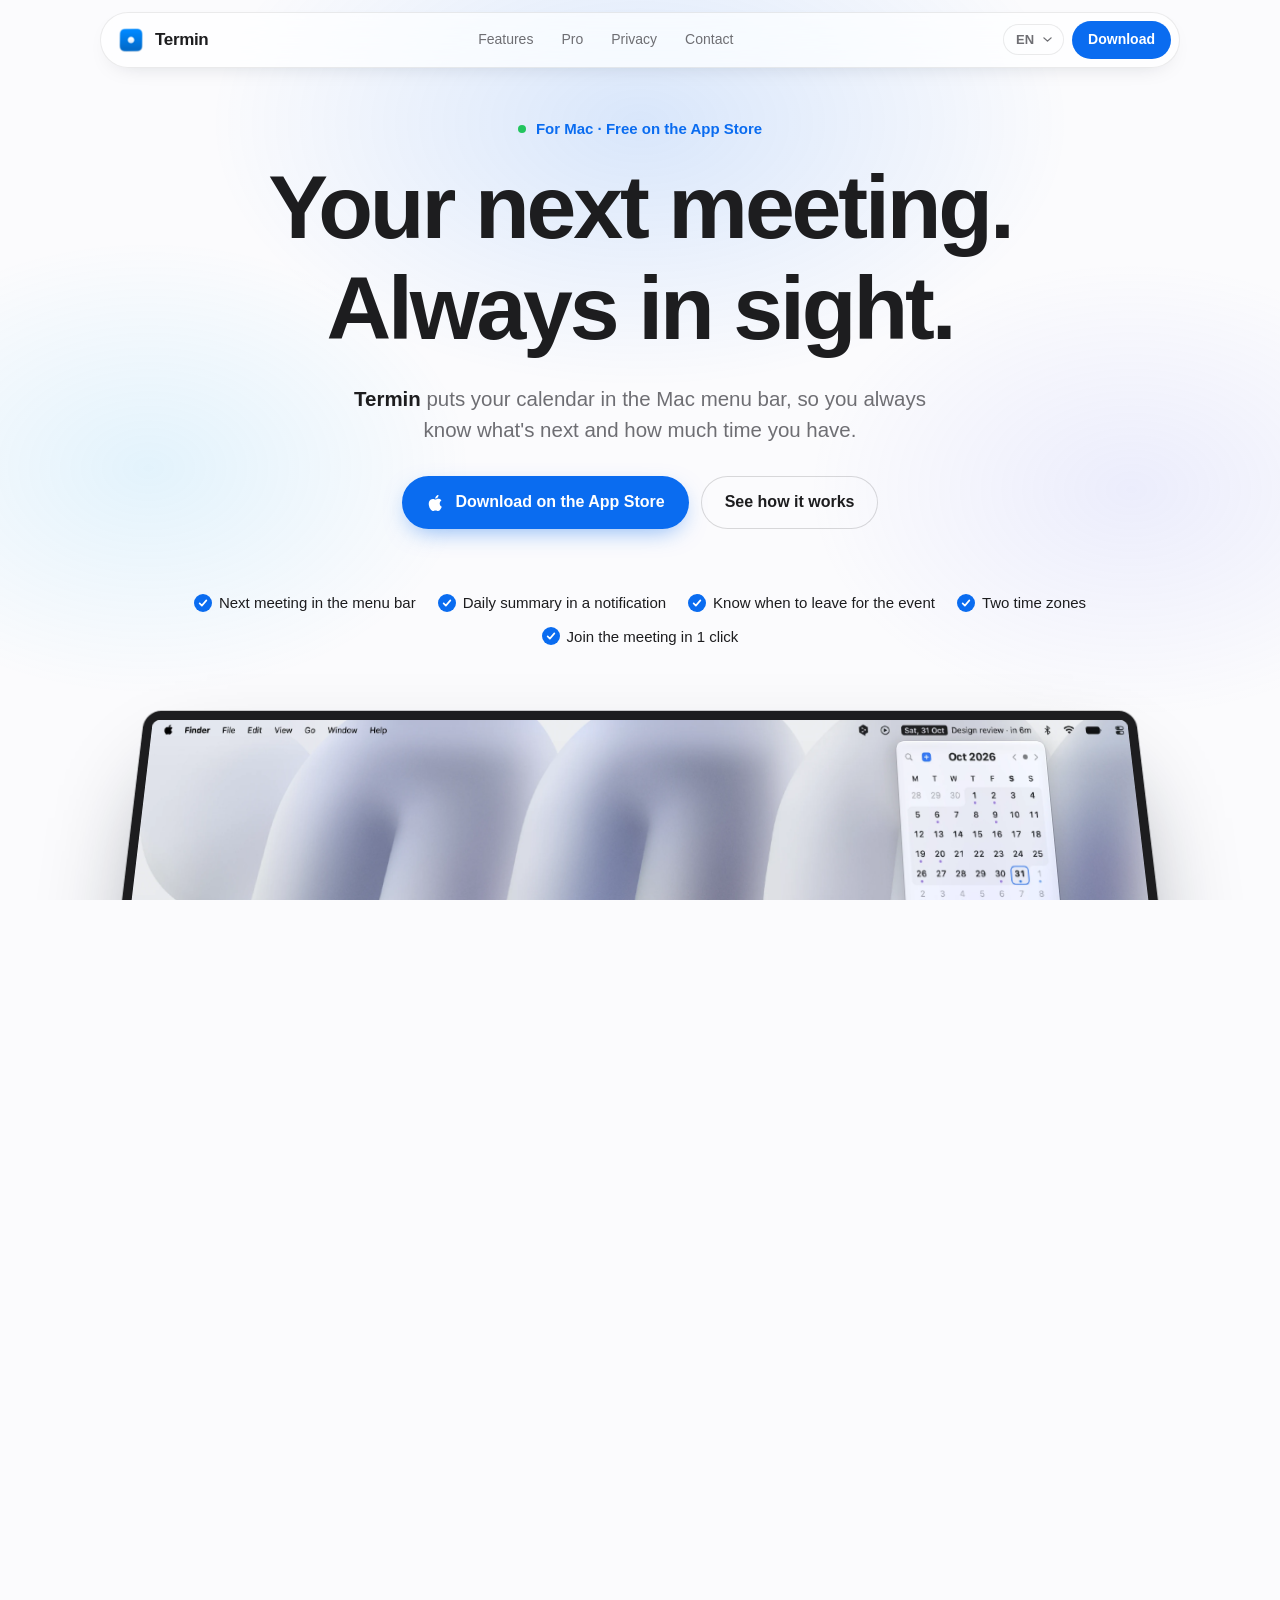
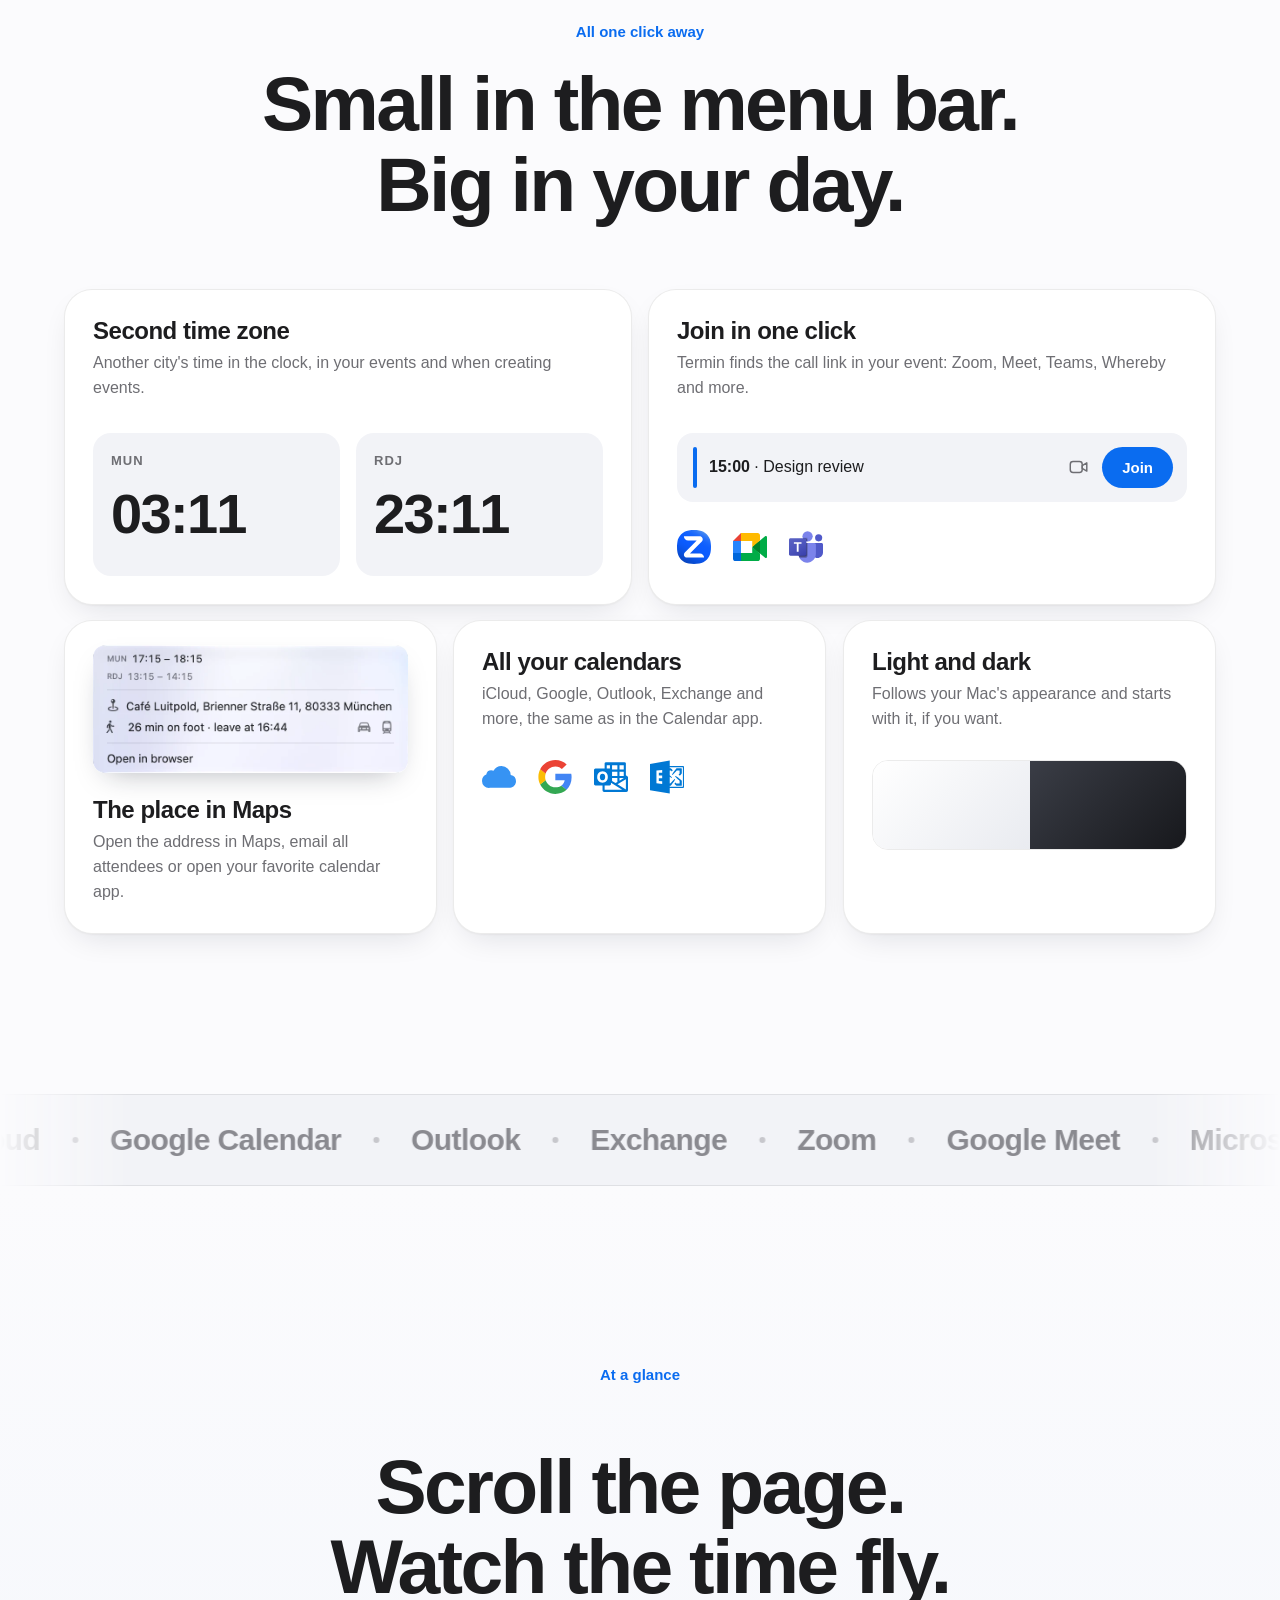
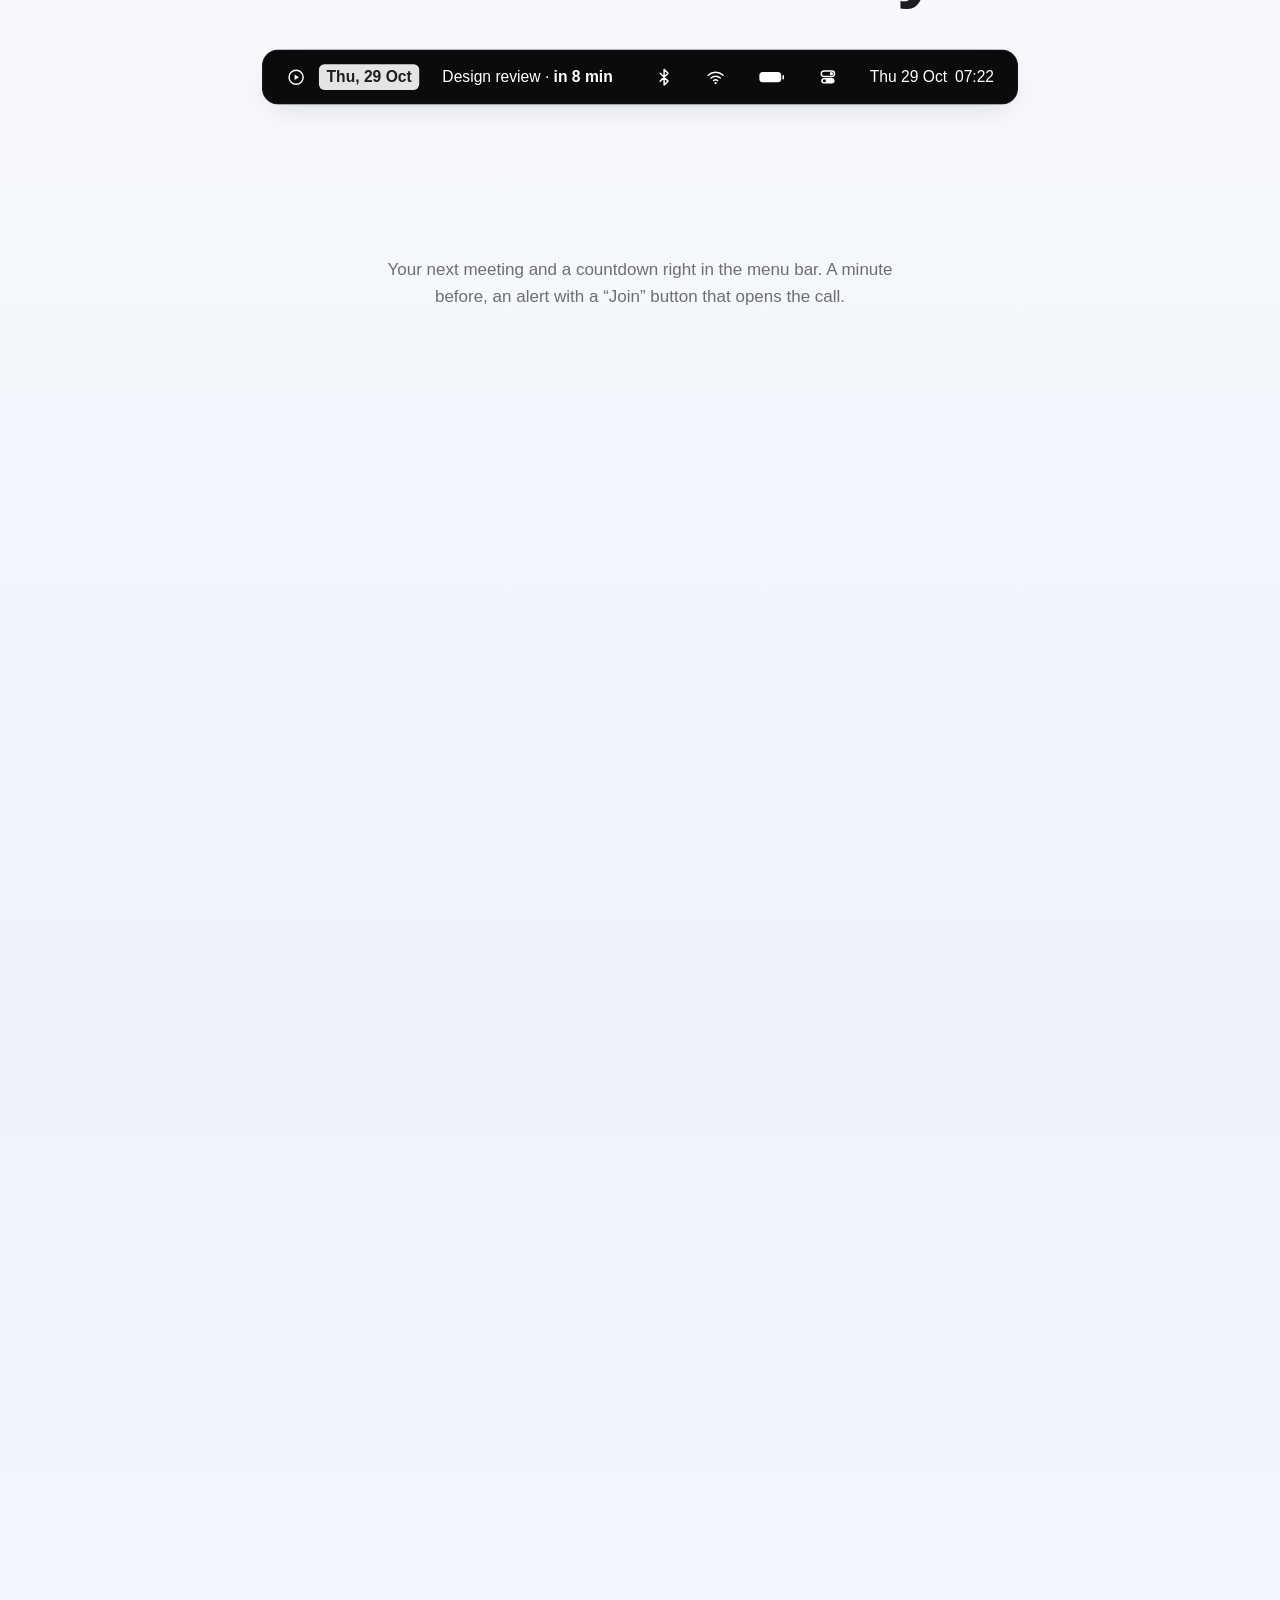
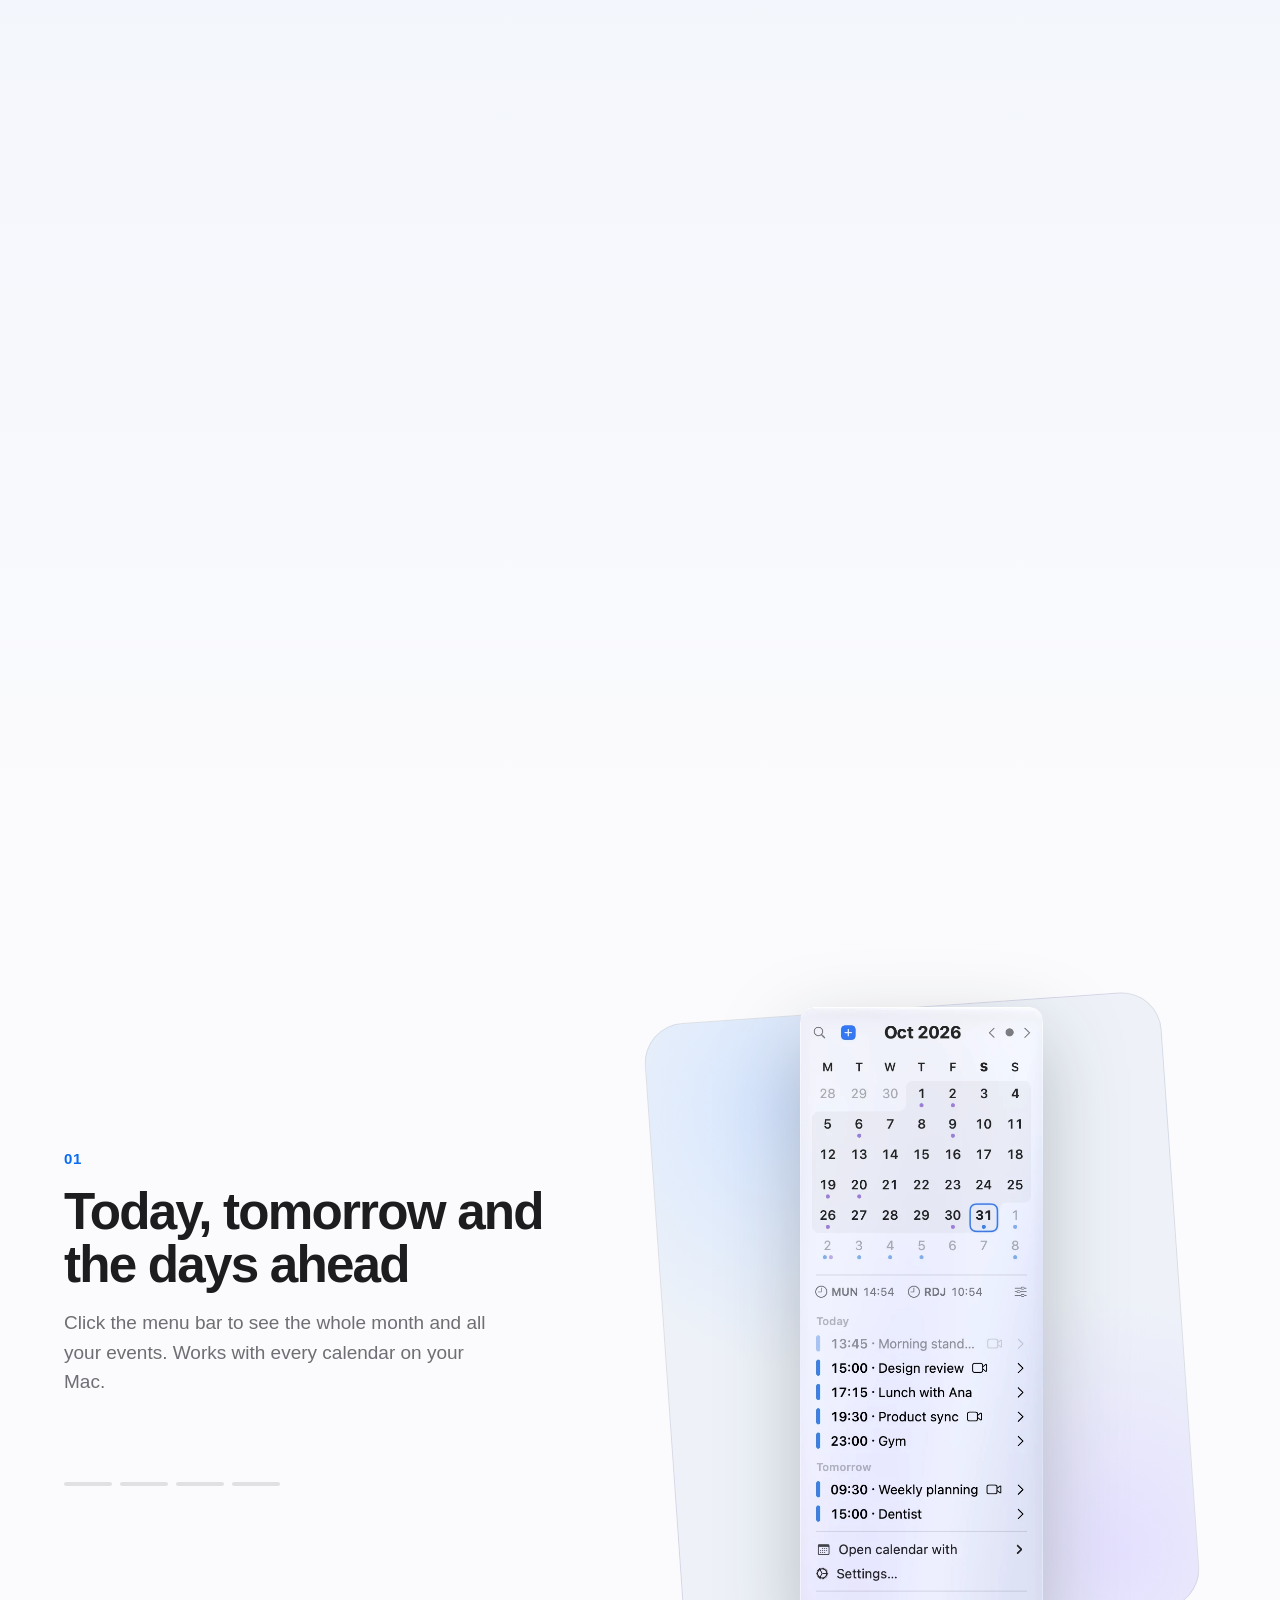
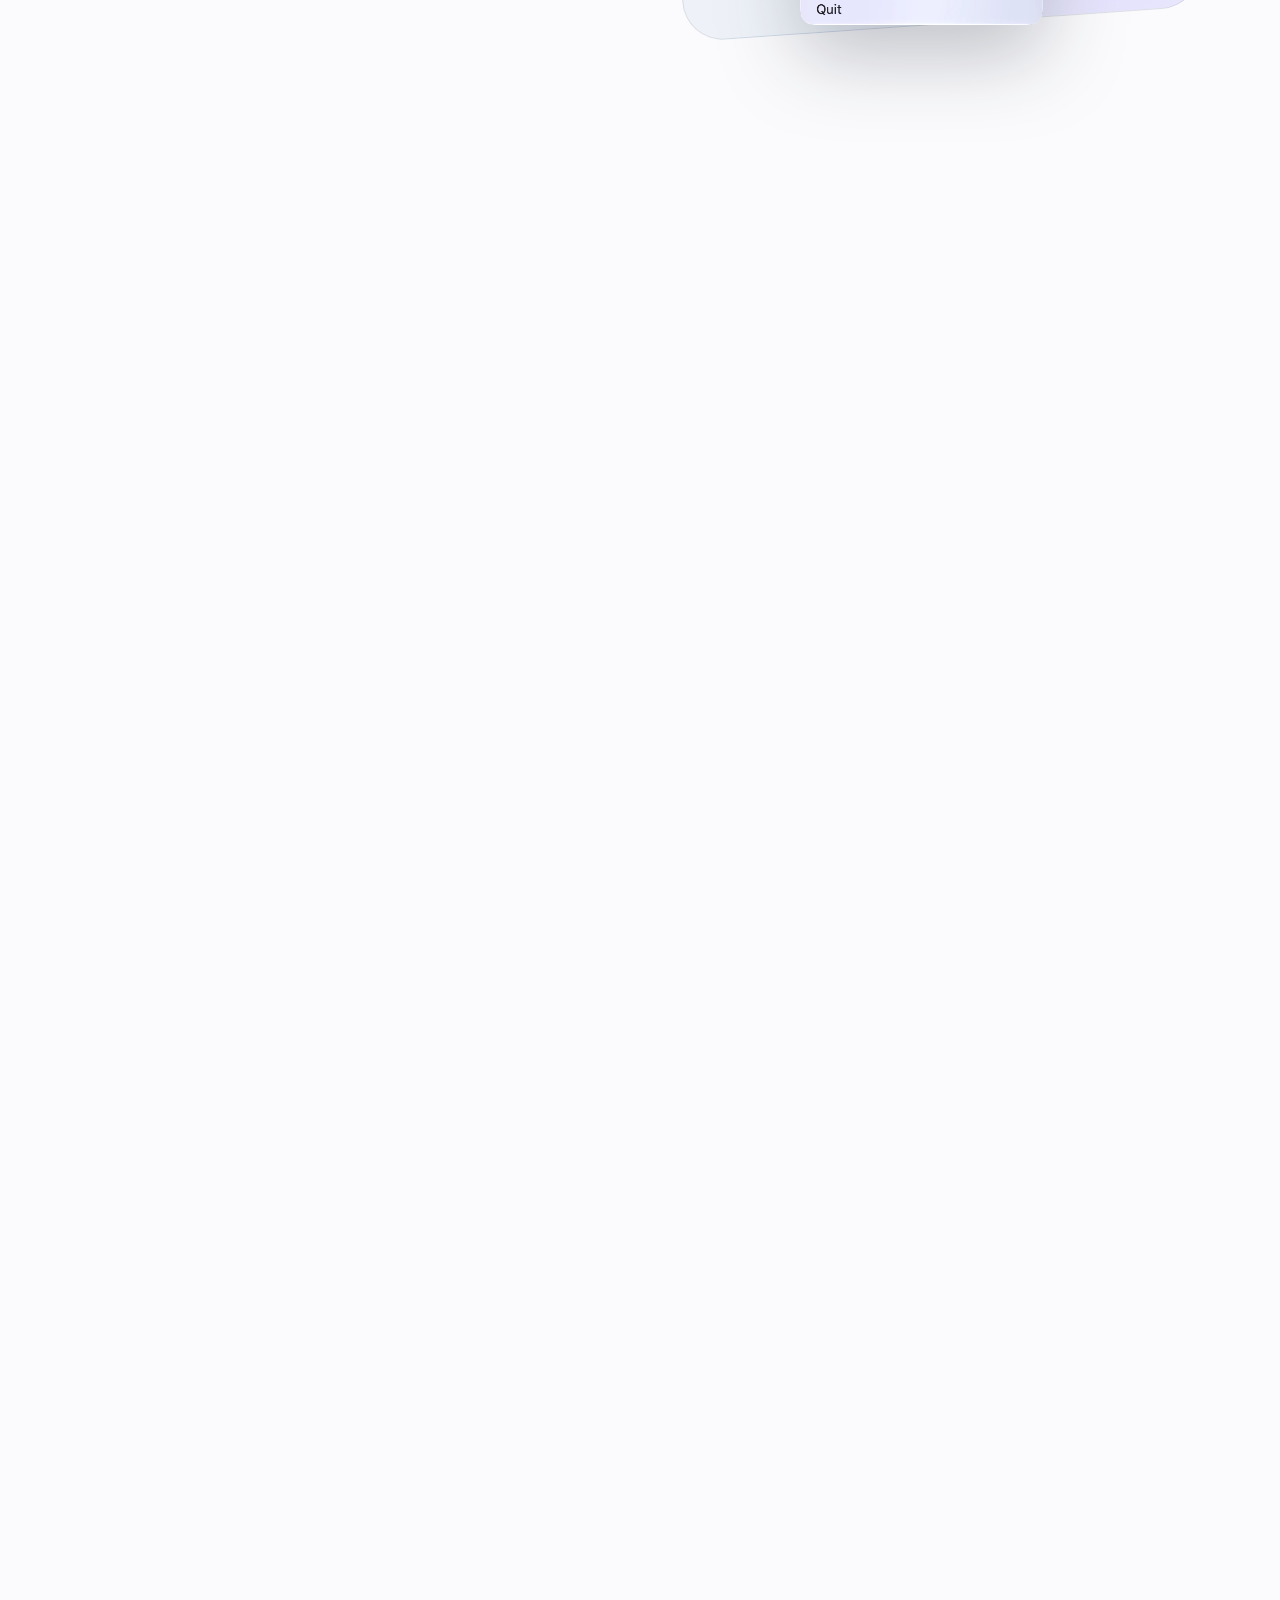
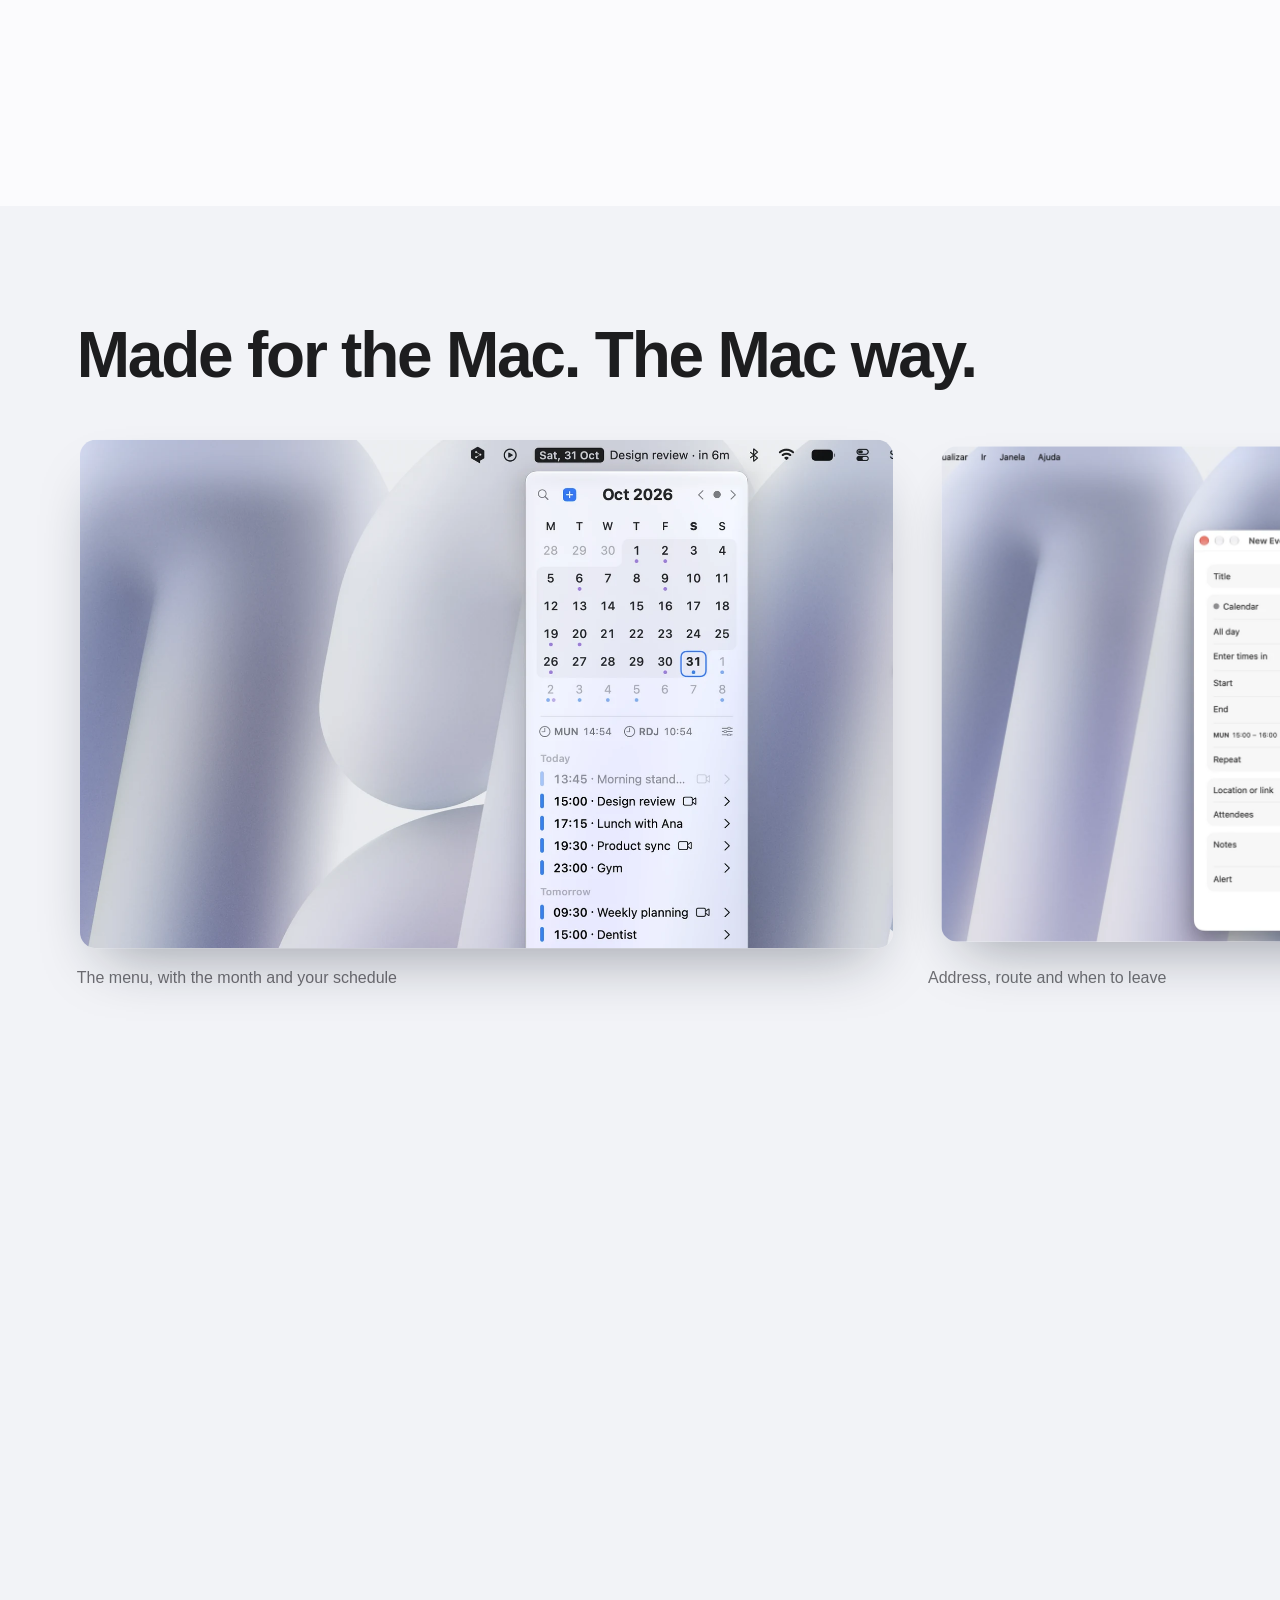
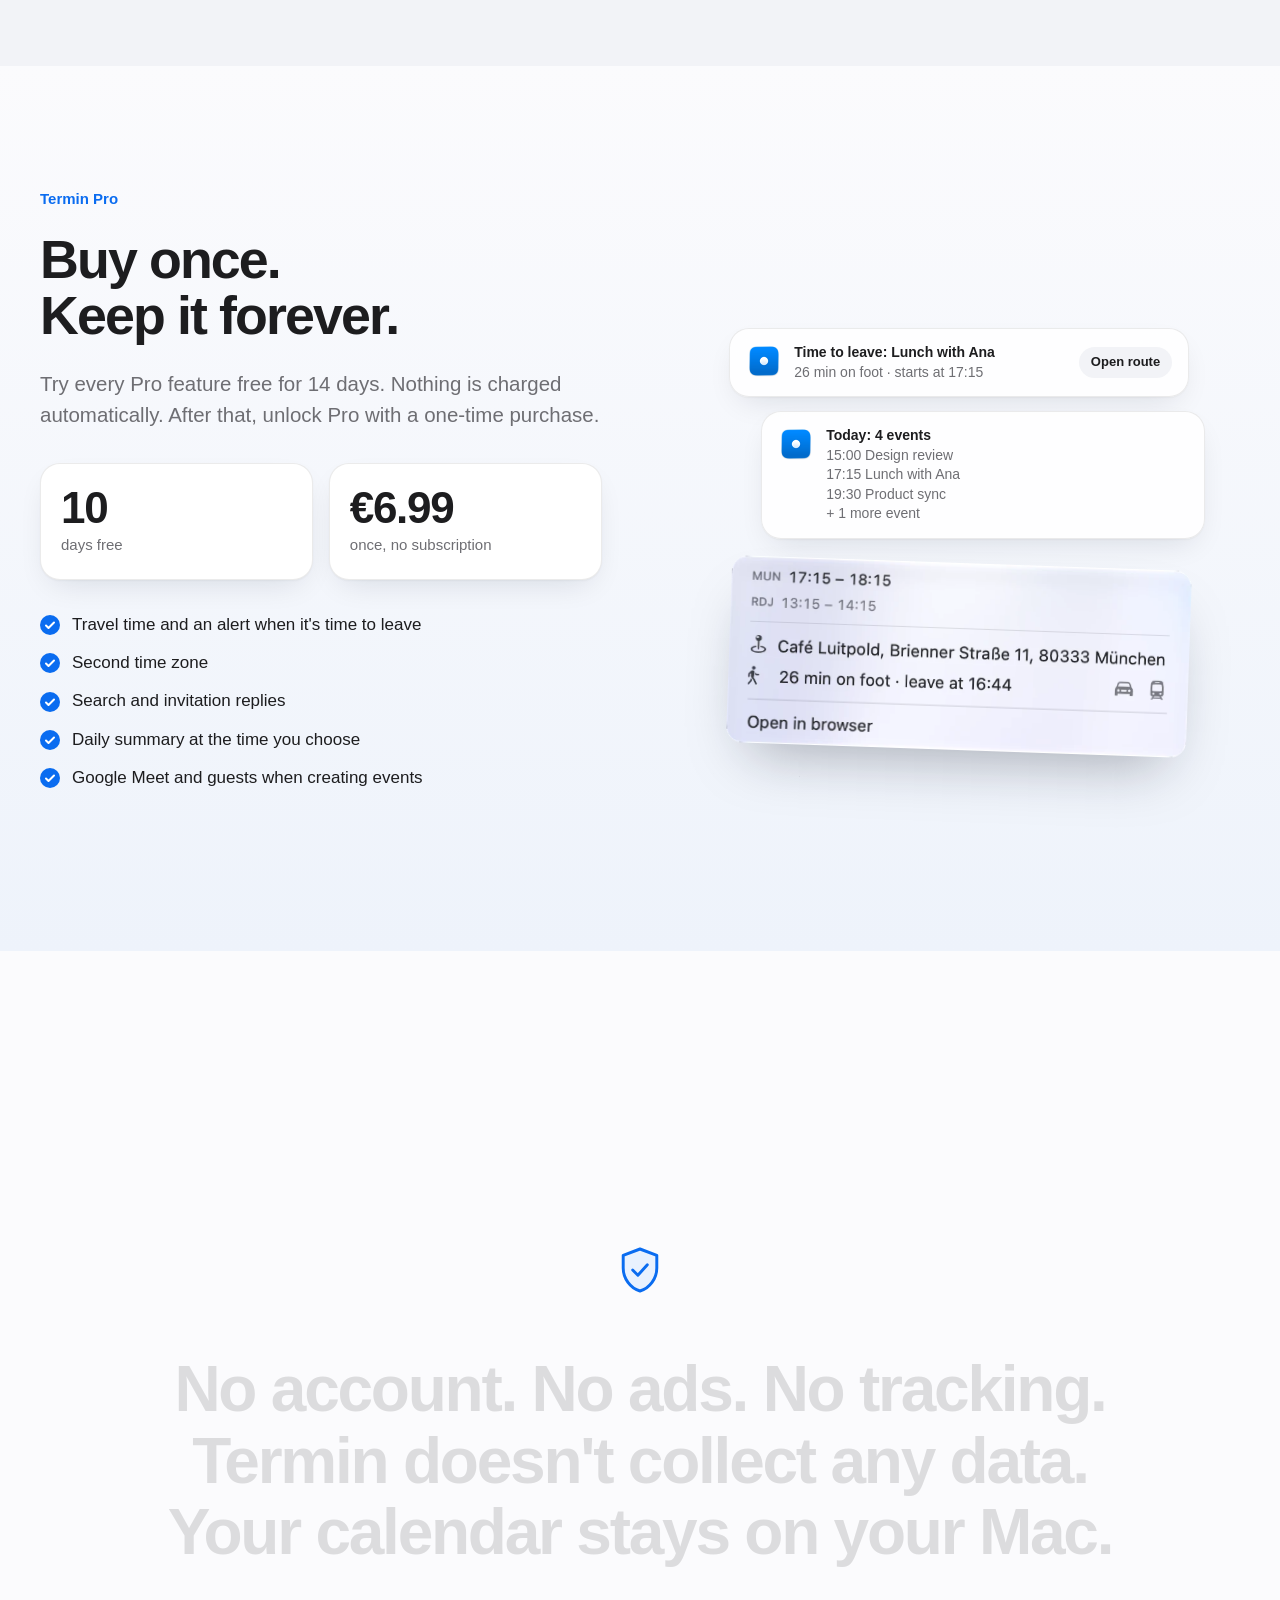
<file: index.html>
<!doctype html>
<html lang="pt-BR">
<head>
<meta charset="utf-8">
<meta name="viewport" content="width=device-width, initial-scale=1">
<title>Termin – Sua próxima reunião na barra de menus do Mac</title>
<meta name="description" content="O Termin coloca a sua próxima reunião na barra de menus do Mac. Entre nas chamadas com um clique, saiba a hora de sair e veja dois fusos horários.">
<meta property="og:title" content="Termin – Sua próxima reunião, sempre à vista">
<meta property="og:description" content="Sua agenda na barra de menus do Mac. Sem conta, sem anúncios, sem rastreamento.">
<meta property="og:type" content="website">
<meta property="og:site_name" content="Termin">
<meta property="og:locale" content="pt_BR">
<meta property="og:image" content="https://termin-app.com/img/compartilhar.png">
<meta property="og:image:type" content="image/png">
<meta property="og:image:width" content="1200">
<meta property="og:image:height" content="630">
<meta property="og:image:alt" content="O menu do Termin aberto na barra de menus do Mac, com o calendário do mês e as reuniões do dia">
<meta property="og:url" content="https://termin-app.com/">
<meta name="twitter:card" content="summary_large_image">
<link rel="canonical" href="https://termin-app.com/">
<meta name="theme-color" content="#fbfbfd">
<link rel="icon" href="img/icon.png">
<link rel="stylesheet" href="landing.css?v=22">
  <!-- Umami: estatísticas do site, sem cookies; só conta em termin-app.com -->
  <script defer src="https://cloud.umami.is/script.js" data-website-id="2b78b34d-9ec8-4ce2-b9a3-627e3583dc4f" data-domains="termin-app.com"></script>
</head>
<body>

<div class="progress" aria-hidden="true"></div>

<header class="nav">
  <a class="brand" href="#top"><img src="img/icon.png" alt=""><span>Termin</span></a>
  <nav>
    <a href="#recursos" data-i18n="nav.features">Recursos</a>
    <a href="#pro">Pro</a>
    <a href="#privacidade" data-i18n="nav.privacy">Privacidade</a>
    <button type="button" class="link-btn" data-contact data-umami-event="Abriu contato" data-umami-event-local="menu" data-i18n="foot.contact">Contato</button>
  </nav>
  <div class="nav-end">
    <select class="lang" aria-label="Idioma · Language · Sprache"><option value="pt">PT</option><option value="en">EN</option><option value="de">DE</option><option value="es">ES</option><option value="it">IT</option></select>
    <a class="btn btn-small store-link" href="#baixar" data-umami-event="Clique App Store" data-umami-event-local="menu" data-i18n="cta.short">Baixar</a>
  </div>
</header>

<main id="top">

  <!-- 1. Abertura: o Mac inclinado que se endireita com o scroll -->
  <section class="hero" data-scroll>
    <div class="sticky">
      <div class="glow" aria-hidden="true"></div>
      <div class="hero-text">
        <p class="eyebrow"><span class="dot"></span><span data-i18n="hero.eyebrow">Para Mac · Grátis na App Store</span></p>
        <h1>
          <span class="line"><span data-i18n="hero.t1">Sua próxima reunião.</span></span>
          <span class="line"><em data-i18n="hero.t2">Sempre à vista.</em></span>
        </h1>
        <p class="lead" data-i18n-html="hero.lead">O <b>Termin</b> coloca a sua agenda na barra de menus do Mac, para você sempre saber o que vem a seguir e quanto tempo ainda tem.</p>
        <div class="actions">
          <a class="btn store-link" href="#baixar" data-umami-event="Clique App Store" data-umami-event-local="topo"><svg viewBox="0 0 24 24" aria-hidden="true"><path d="M16.4 12.6c0-2.4 2-3.6 2.1-3.7-1.1-1.7-2.9-1.9-3.5-1.9-1.5-.2-2.9.9-3.7.9-.8 0-1.9-.9-3.2-.8-1.6 0-3.1 1-4 2.4-1.7 3-.4 7.4 1.2 9.8.8 1.2 1.8 2.5 3 2.4 1.2 0 1.7-.8 3.1-.8 1.5 0 1.9.8 3.2.8 1.3 0 2.2-1.2 3-2.4.9-1.4 1.3-2.7 1.3-2.8-.1 0-2.5-1-2.5-3.9zM14 5.5c.7-.8 1.1-1.9 1-3-1 0-2.1.7-2.8 1.5-.6.7-1.2 1.8-1 2.9 1 .1 2.1-.6 2.8-1.4z"/></svg><span data-i18n="cta.store">Baixar na App Store</span></a>
          <a class="btn btn-ghost" href="#recursos" data-umami-event="Ver como funciona" data-i18n="hero.more">Ver como funciona</a>
        </div>
        <ul class="perks">
          <li><svg viewBox="0 0 16 16" aria-hidden="true"><path d="M3.5 8.5l3 3 6-7"/></svg><span data-i18n="hero.p1">Próxima reunião na barra de menus</span></li>
          <li><svg viewBox="0 0 16 16" aria-hidden="true"><path d="M3.5 8.5l3 3 6-7"/></svg><span data-i18n="hero.p2">Resumo do dia numa notificação</span></li>
          <li><svg viewBox="0 0 16 16" aria-hidden="true"><path d="M3.5 8.5l3 3 6-7"/></svg><span data-i18n="hero.p3">Aviso da hora de sair para o evento</span></li>
          <li><svg viewBox="0 0 16 16" aria-hidden="true"><path d="M3.5 8.5l3 3 6-7"/></svg><span data-i18n="hero.p4">Dois fusos horários</span></li>
          <li><svg viewBox="0 0 16 16" aria-hidden="true"><path d="M3.5 8.5l3 3 6-7"/></svg><span data-i18n="hero.p5">Entrar na reunião com 1 clique</span></li>
        </ul>
      </div>
      <div class="mac">
        <div class="mac-screen">
          <img src="img/tela.webp" alt="O menu do Termin aberto na barra de menus do Mac" width="3168" height="1980">
        </div>
        <div class="mac-base" aria-hidden="true"></div>
      </div>
    </div>
  </section>

  <!-- 2. Grade de recursos: logo depois do zoom no Mac -->
  <section class="bento-wrap" id="recursos" data-track="2 detalhes">
    <p class="eyebrow center reveal" data-i18n="b.eyebrow">Tudo num clique</p>
    <h2 class="center reveal" data-i18n-html="b.title">Pequeno na barra.<br><em>Grande no dia a dia.</em></h2>
    <div class="bento">
      <div class="card tz reveal">
        <h3 data-i18n="b.tz.t">Segundo fuso horário</h3>
        <p data-i18n="b.tz.p">O horário de outra cidade no relógio, nos eventos e ao criar eventos.</p>
        <div class="clocks">
          <div><span>MUN</span><b data-tz="Europe/Berlin">--:--</b></div>
          <div><span>RDJ</span><b data-tz="America/Sao_Paulo">--:--</b></div>
        </div>
      </div>
      <div class="card join reveal">
        <h3 data-i18n="b.join.t">Entre com um clique</h3>
        <p data-i18n="b.join.p">O Termin encontra o link da chamada no evento: Zoom, Meet, Teams, Whereby e outros.</p>
        <!-- Um evento como aparece no menu do Termin, com o botão de entrar na chamada -->
        <div class="join-demo">
          <span class="join-bar"></span>
          <span class="join-event"><b>15:00</b> · Design review</span>
          <svg class="join-cam" viewBox="0 0 24 24" aria-hidden="true"><rect x="2.5" y="6" width="13" height="12" rx="3"/><path d="M15.5 10.5l5-3v9l-5-3z"/></svg>
          <span class="join-pill" data-i18n="cd.join">Entrar</span>
        </div>
        <div class="logos"><span role="img" aria-label="Zoom" title="Zoom"><svg viewBox="0 0 256 256" aria-hidden="true"><defs><linearGradient id="logosZoomIcon0" x1="23.666%" x2="76.334%" y1="95.612%" y2="4.388%"><stop offset="0%" stop-color="#0845BF"/><stop offset="19.11%" stop-color="#0950DE"/><stop offset="38.23%" stop-color="#0B59F6"/><stop offset="50%" stop-color="#0B5CFF"/><stop offset="67.32%" stop-color="#0E5EFE"/><stop offset="77.74%" stop-color="#1665FC"/><stop offset="86.33%" stop-color="#246FF9"/><stop offset="93.88%" stop-color="#387FF4"/><stop offset="100%" stop-color="#4F90EE"/></linearGradient></defs><path fill="url(#logosZoomIcon0)" d="M256 128c0 13.568-1.024 27.136-3.328 40.192c-6.912 43.264-41.216 77.568-84.48 84.48C155.136 254.976 141.568 256 128 256s-27.136-1.024-40.192-3.328c-43.264-6.912-77.568-41.216-84.48-84.48C1.024 155.136 0 141.568 0 128s1.024-27.136 3.328-40.192c6.912-43.264 41.216-77.568 84.48-84.48C100.864 1.024 114.432 0 128 0s27.136 1.024 40.192 3.328c43.264 6.912 77.568 41.216 84.48 84.48C254.976 100.864 256 114.432 256 128"/><path fill="#FFF" d="M204.032 207.872H75.008c-8.448 0-16.64-4.608-20.48-12.032c-4.608-8.704-2.816-19.2 4.096-26.112l89.856-89.856H83.968c-17.664 0-32-14.336-32-32h118.784c8.448 0 16.64 4.608 20.48 12.032c4.608 8.704 2.816 19.2-4.096 26.112l-89.6 90.112h74.496c17.664 0 32 14.08 32 31.744"/></svg></span><span role="img" aria-label="Google Meet" title="Google Meet"><svg viewBox="0 0 256 211" aria-hidden="true"><path fill="#00832D" d="m144.822 105.322l24.957 28.527l33.562 21.445l5.838-49.792l-5.838-48.669l-34.205 18.839z"/><path fill="#0066DA" d="M0 150.66v42.43c0 9.688 7.864 17.554 17.554 17.554h42.43l8.786-32.059l-8.786-27.925l-29.11-8.786z"/><path fill="#E94235" d="M59.984 0L0 59.984l30.876 8.765l29.108-8.765l8.626-27.545z"/><path fill="#2684FC" d="M.001 150.679h59.983V59.983H.001z"/><path fill="#00AC47" d="M241.659 25.398L203.34 56.834v98.46l38.477 31.558c5.76 4.512 14.186.4 14.186-6.922V32.18c0-7.403-8.627-11.495-14.345-6.781"/><path fill="#00AC47" d="M144.822 105.322v45.338H59.984v59.984h125.804c9.69 0 17.553-7.866 17.553-17.554v-37.796z"/><path fill="#FFBA00" d="M185.788 0H59.984v59.984h84.838v45.338l58.52-48.49V17.555c0-9.69-7.864-17.554-17.554-17.554"/></svg></span><span role="img" aria-label="Microsoft Teams" title="Microsoft Teams"><svg viewBox="0 0 256 239" aria-hidden="true"><defs><linearGradient id="logosMicrosoftTeams0" x1="17.372%" x2="82.628%" y1="-6.51%" y2="106.51%"><stop offset="0%" stop-color="#5A62C3"/><stop offset="50%" stop-color="#4D55BD"/><stop offset="100%" stop-color="#3940AB"/></linearGradient><path id="logosMicrosoftTeams1" d="M136.93 64.476v12.8a32.7 32.7 0 0 1-5.953-.952a38.7 38.7 0 0 1-26.79-22.742h21.848c6.008.022 10.872 4.887 10.895 10.894"/></defs><path fill="#5059C9" d="M178.563 89.302h66.125c6.248 0 11.312 5.065 11.312 11.312v60.231c0 22.96-18.613 41.574-41.573 41.574h-.197c-22.96.003-41.576-18.607-41.579-41.568V95.215a5.91 5.91 0 0 1 5.912-5.913"/><circle cx="223.256" cy="50.605" r="26.791" fill="#5059C9"/><circle cx="139.907" cy="38.698" r="38.698" fill="#7B83EB"/><path fill="#7B83EB" d="M191.506 89.302H82.355c-6.173.153-11.056 5.276-10.913 11.449v68.697c-.862 37.044 28.445 67.785 65.488 68.692c37.043-.907 66.35-31.648 65.489-68.692v-68.697c.143-6.173-4.74-11.296-10.913-11.449"/><path d="M142.884 89.302v96.268a10.96 10.96 0 0 1-6.787 10.062c-1.3.55-2.697.833-4.108.833H76.68c-.774-1.965-1.488-3.93-2.084-5.953a72.5 72.5 0 0 1-3.155-21.076v-68.703c-.143-6.163 4.732-11.278 10.895-11.43z" opacity=".1"/><path d="M136.93 89.302v102.222c0 1.411-.283 2.808-.833 4.108a10.96 10.96 0 0 1-10.062 6.787H79.48c-1.012-1.965-1.965-3.93-2.798-5.954a59 59 0 0 1-2.084-5.953a72.5 72.5 0 0 1-3.155-21.076v-68.703c-.143-6.163 4.732-11.278 10.895-11.43z" opacity=".2"/><path d="M136.93 89.302v90.315c-.045 5.998-4.896 10.85-10.895 10.895H74.597a72.5 72.5 0 0 1-3.155-21.076v-68.703c-.143-6.163 4.732-11.278 10.895-11.43z" opacity=".2"/><path d="M130.977 89.302v90.315c-.046 5.998-4.897 10.85-10.895 10.895H74.597a72.5 72.5 0 0 1-3.155-21.076v-68.703c-.143-6.163 4.732-11.278 10.895-11.43z" opacity=".2"/><path d="M142.884 58.523v18.753c-1.012.06-1.965.12-2.977.12s-1.965-.06-2.977-.12a32.7 32.7 0 0 1-5.953-.952a38.7 38.7 0 0 1-26.791-22.742a33 33 0 0 1-1.905-5.954h29.708c6.007.023 10.872 4.887 10.895 10.895" opacity=".1"/><use href="#logosMicrosoftTeams1" opacity=".2"/><use href="#logosMicrosoftTeams1" opacity=".2"/><path d="M130.977 64.476v11.848a38.7 38.7 0 0 1-26.791-22.743h15.896c6.008.023 10.872 4.888 10.895 10.895" opacity=".2"/><path fill="url(#logosMicrosoftTeams0)" d="M10.913 53.581h109.15c6.028 0 10.914 4.886 10.914 10.913v109.151c0 6.027-4.886 10.913-10.913 10.913H10.913C4.886 184.558 0 179.672 0 173.645V64.495C0 58.466 4.886 53.58 10.913 53.58"/><path fill="#FFF" d="M94.208 95.125h-21.82v59.416H58.487V95.125H36.769V83.599h57.439z"/></svg></span></div>
      </div>
      <div class="card detail reveal">
        <img src="img/deslocamento-detalhe.webp" alt="" loading="lazy">
        <h3 data-i18n="b.map.t">O local no Mapas</h3>
        <p data-i18n="b.map.p">Abra o endereço no Mapas, mande e-mail para os participantes ou abra seu app de calendário preferido.</p>
      </div>
      <div class="card all reveal">
        <h3 data-i18n="b.cal.t">Todas as suas agendas</h3>
        <p data-i18n="b.cal.p">iCloud, Google, Outlook, Exchange e outras, as mesmas do app Calendário.</p>
        <div class="logos"><span role="img" aria-label="iCloud" title="iCloud"><svg viewBox="0 0 24 24" aria-hidden="true"><path fill="#3693F3" d="M13.762 4.29a6.51 6.51 0 0 0-5.669 3.332 3.571 3.571 0 0 0-1.558-.36 3.571 3.571 0 0 0-3.516 3A4.918 4.918 0 0 0 0 14.796a4.918 4.918 0 0 0 4.92 4.914 4.93 4.93 0 0 0 .617-.045h14.42c2.305-.272 4.041-2.258 4.043-4.589v-.009a4.594 4.594 0 0 0-3.727-4.508 6.51 6.51 0 0 0-6.511-6.27z"/></svg></span><span role="img" aria-label="Google" title="Google"><svg viewBox="0 0 256 262" aria-hidden="true"><path fill="#4285F4" d="M255.878 133.451c0-10.734-.871-18.567-2.756-26.69H130.55v48.448h71.947c-1.45 12.04-9.283 30.172-26.69 42.356l-.244 1.622l38.755 30.023l2.685.268c24.659-22.774 38.875-56.282 38.875-96.027"/><path fill="#34A853" d="M130.55 261.1c35.248 0 64.839-11.605 86.453-31.622l-41.196-31.913c-11.024 7.688-25.82 13.055-45.257 13.055c-34.523 0-63.824-22.773-74.269-54.25l-1.531.13l-40.298 31.187l-.527 1.465C35.393 231.798 79.49 261.1 130.55 261.1"/><path fill="#FBBC05" d="M56.281 156.37c-2.756-8.123-4.351-16.827-4.351-25.82c0-8.994 1.595-17.697 4.206-25.82l-.073-1.73L15.26 71.312l-1.335.635C5.077 89.644 0 109.517 0 130.55s5.077 40.905 13.925 58.602z"/><path fill="#EB4335" d="M130.55 50.479c24.514 0 41.05 10.589 50.479 19.438l36.844-35.974C195.245 12.91 165.798 0 130.55 0C79.49 0 35.393 29.301 13.925 71.947l42.211 32.783c10.59-31.477 39.891-54.251 74.414-54.251"/></svg></span><span role="img" aria-label="Outlook" title="Outlook"><svg viewBox="0 0 24 24" aria-hidden="true"><path fill="#0078D4" d="M7.88 12.04q0 .45-.11.87-.1.41-.33.74-.22.33-.58.52-.37.2-.87.2t-.85-.2q-.35-.21-.57-.55-.22-.33-.33-.75-.1-.42-.1-.86t.1-.87q.1-.43.34-.76.22-.34.59-.54.36-.2.87-.2t.86.2q.35.21.57.55.22.34.31.77.1.43.1.88zM24 12v9.38q0 .46-.33.8-.33.32-.8.32H7.13q-.46 0-.8-.33-.32-.33-.32-.8V18H1q-.41 0-.7-.3-.3-.29-.3-.7V7q0-.41.3-.7Q.58 6 1 6h6.5V2.55q0-.44.3-.75.3-.3.75-.3h12.9q.44 0 .75.3.3.3.3.75V10.85l1.24.72h.01q.1.07.18.18.07.12.07.25zm-6-8.25v3h3v-3zm0 4.5v3h3v-3zm0 4.5v1.83l3.05-1.83zm-5.25-9v3h3.75v-3zm0 4.5v3h3.75v-3zm0 4.5v2.03l2.41 1.5 1.34-.8v-2.73zM9 3.75V6h2l.13.01.12.04v-2.3zM5.98 15.98q.9 0 1.6-.3.7-.32 1.19-.86.48-.55.73-1.28.25-.74.25-1.61 0-.83-.25-1.55-.24-.71-.71-1.24t-1.15-.83q-.68-.3-1.55-.3-.92 0-1.64.3-.71.3-1.2.85-.5.54-.75 1.3-.25.74-.25 1.63 0 .85.26 1.56.26.72.74 1.23.48.52 1.17.81.69.3 1.56.3zM7.5 21h12.39L12 16.08V17q0 .41-.3.7-.29.3-.7.3H7.5zm15-.13v-7.24l-5.9 3.54Z"/></svg></span><span role="img" aria-label="Exchange" title="Exchange"><svg viewBox="0 0 24 24" aria-hidden="true"><path fill="#0078D4" d="M23.226 4.258c.21 0 .39.077.544.23s.23.335.23.545v13.934c0 .21-.077.392-.23.545s-.335.23-.544.23h-9.291v3.967L0 21.278V2.795L13.935.29v3.967h9.29zM8.613 14.915l-2.383-.17v-1.813H8.6v-1.96H6.23v-1.9h2.383V7.126l-4.065.315v9.048l4.064.387v-1.96zm14.613-9.882h-9.291v.774h.472c.08 0 .147.016.2.048.173.111.206.172.423.363.251.228.574.542.804.78.113.117.17.188.17.212a.531.531 0 0 1-.085.194 5.234 5.234 0 0 1-.4.58c-.064.08-.104.121-.12.121-.04 0-.1-.038-.176-.115-.16-.155-.328-.377-.508-.52-.093-.076-.175-.115-.248-.115h-.532v3.375l1.645 1.609v.133l-.121.133c-.046.028-.08.06-.133.06a1.06 1.06 0 0 1-.242-.102c-.344-.17-.842-.484-1.15-.671v4.753c.065 0 .132-.006.2-.018s.127-.038.176-.078a6.14 6.14 0 0 0 .532-.496c.355-.383 2.14-2.201 2.528-2.601.037-.014.109-.015.133 0 .04.032.083.069.127.109a.19.19 0 0 1 .067.145c0 .016-.022.07-.067.163a17.521 17.521 0 0 1-1.41 2.268c-.354.484-.729.96-1.124 1.428-.107.123-.23.285-.363.399-.072.065-.149.119-.23.163s-.157.067-.23.067h-.338v.774h9.29V5.033zm-7.573 5.394c-.029-.045-.061-.08-.06-.133 0-.016.023-.068.072-.157.123-.223.3-.582.423-.786.298-.508.625-1.004.98-1.488s.722-.952 1.1-1.403c.131-.133.239-.284.406-.442.141-.14.288-.211.441-.211h3.038a.374.374 0 0 1 .399.399v3.169c.002.163-.073.244-.17.363-.185.21-.376.413-.574.61s-.39.402-.575.612c-.112.05-.128.016-.278-.067a6.659 6.659 0 0 1-.58-.405c-.081-.064-.121-.105-.121-.121 0-.04.038-.099.114-.175.155-.16.378-.329.52-.508.077-.093.115-.176.115-.248V7.524c.004-.077-.092-.173-.169-.169h-1.427c-.11.002-.248.013-.328.097a6.045 6.045 0 0 0-.532.496l-.496.52-2.032 2.08h-.133l-.133-.12zm2.31.908c.213.088.54.277.762.399.6.326 1.118.677 1.676 1.083.56.41 1.087.832 1.615 1.282.19.166.423.398.436.659v3.036a.375.375 0 0 1-.4.4h-3.17c-.163.002-.244-.074-.363-.17-.422-.368-.799-.781-1.221-1.15a.196.196 0 0 1-.024-.084c0-.032.03-.097.09-.193.115-.183.274-.417.405-.58.065-.082.105-.122.122-.122.04 0 .098.038.175.115.16.155.328.378.508.52.093.077.175.115.248.115h1.912c.077.004.173-.092.17-.17v-1.427a.894.894 0 0 0-.019-.175.288.288 0 0 0-.078-.151 6.376 6.376 0 0 0-.496-.533l-.52-.495-2.082-2.033v-.133l.121-.133c.046-.028.08-.06.133-.06z"/></svg></span></div>
      </div>
      <div class="card theme reveal">
        <h3 data-i18n="b.theme.t">Claro e escuro</h3>
        <p data-i18n="b.theme.p">Segue a aparência do seu Mac e abre junto com ele, se você quiser.</p>
        <div class="theme-demo" aria-hidden="true"><span></span><span></span></div>
      </div>
    </div>
  </section>

  <!-- 3. Faixa de compatibilidade que corre com o scroll -->
  <section class="marquee" aria-label="Compatível com">
    <div class="track">
      <span>iCloud</span><i></i><span>Google Calendar</span><i></i><span>Outlook</span><i></i><span>Exchange</span><i></i><span>Zoom</span><i></i><span>Google Meet</span><i></i><span>Microsoft Teams</span><i></i><span>Whereby</span><i></i><span>Webex</span><i></i>
      <span>iCloud</span><i></i><span>Google Calendar</span><i></i><span>Outlook</span><i></i><span>Exchange</span><i></i><span>Zoom</span><i></i><span>Google Meet</span><i></i><span>Microsoft Teams</span><i></i><span>Whereby</span><i></i><span>Webex</span><i></i>
    </div>
  </section>

  <!-- 4. A contagem regressiva que anda com o scroll -->
  <section class="countdown" data-scroll data-track="3 contagem">
    <div class="sticky">
      <p class="eyebrow center" data-i18n="cd.eyebrow">Num relance</p>
      <h2 class="center" data-i18n-html="cd.title">Role a página.<br><em>O tempo passa.</em></h2>
      <div class="menubar" aria-hidden="true">
        <svg class="mb-play" viewBox="0 0 24 24"><circle cx="12" cy="12" r="9"/><path d="M10 8.5v7l5.5-3.5z" class="fill"/></svg>
        <span class="mb-date" data-i18n="cd.date">Qui, 29 out</span>
        <span class="mb-title">Design review · <b class="mb-left">em 8 min</b></span>
        <span class="mb-icons">
          <svg viewBox="0 0 24 24"><path d="M7 7l10 10-5 5V2l5 5L7 17"/></svg>
          <svg viewBox="0 0 24 24"><path d="M2.5 9.5a14 14 0 0 1 19 0M6 13a9 9 0 0 1 12 0M9.4 16.4a4 4 0 0 1 5.2 0"/><circle cx="12" cy="19.6" r="1.4" class="fill"/></svg>
          <svg class="mb-battery" viewBox="0 0 34 24"><rect x="1.5" y="5.5" width="28" height="13" rx="4.5" class="fill"/><path d="M32 10v4"/></svg>
          <svg viewBox="0 0 24 24"><rect x="3.5" y="4" width="17" height="7" rx="3.5"/><circle cx="16.5" cy="7.5" r="2" class="fill"/><rect x="3.5" y="13" width="17" height="7" rx="3.5" class="fill"/><circle cx="7.5" cy="16.5" r="2" class="hole"/></svg>
        </span>
        <span class="mb-day" data-i18n="cd.day">Qui 29 out</span>
        <span class="mb-clock">07:22</span>
      </div>
      <div class="toast" aria-hidden="true">
        <img src="img/icon.png" alt="">
        <div><b>Design review</b><span data-i18n="cd.toast">Começa em 1 minuto</span></div>
        <span class="toast-btn" data-i18n="cd.join">Entrar</span>
      </div>
      <p class="cd-caption center" data-i18n="cd.caption">A próxima reunião e a contagem regressiva direto na barra de menus. Um minuto antes, um aviso com o botão “Entrar”, que abre a chamada.</p>
    </div>
  </section>

  <!-- 5. História dos recursos: o texto muda e a imagem troca ao rolar -->
  <section class="story" data-scroll data-track="4 passos">
    <div class="sticky">
      <div class="story-text">
        <article class="step" data-step="0">
          <span class="num">01</span>
          <h3 data-i18n="s1.t">Hoje, amanhã e os próximos dias</h3>
          <p data-i18n="s1.p">Clique na barra e veja o mês inteiro e todos os seus eventos. Funciona com todas as agendas do seu Mac.</p>
        </article>
        <article class="step" data-step="1">
          <span class="num">02</span>
          <h3 data-i18n="s2.t">Saiba a hora de sair</h3>
          <p data-i18n="s2.p">Quanto tempo leva até cada evento, de carro, transporte público ou a pé, e um aviso na hora de sair.</p>
        </article>
        <article class="step" data-step="2">
          <span class="num">03</span>
          <h3 data-i18n="s3.t">Encontre qualquer evento</h3>
          <p data-i18n="s3.p">Busque por título ou participante e responda aos convites sem abrir outro app.</p>
        </article>
        <article class="step" data-step="3">
          <span class="num">04</span>
          <h3 data-i18n="s4.t">Crie eventos em segundos</h3>
          <p data-i18n="s4.p">Com link do Google Meet, convidados, alerta e um segundo fuso horário, direto da barra de menus.</p>
        </article>
        <div class="bars" aria-hidden="true"><i></i><i></i><i></i><i></i></div>
      </div>
      <div class="stage">
        <div class="stage-bg" aria-hidden="true"></div>
        <img class="shot" data-shot="0" src="img/menu.webp" alt="Calendário do mês e lista de eventos do Termin" loading="lazy">
        <img class="shot" data-shot="1" src="img/deslocamento.webp" alt="Tempo de deslocamento até o evento" loading="lazy">
        <img class="shot" data-shot="2" src="img/busca.webp" alt="Busca de eventos" loading="lazy">
        <img class="shot" data-shot="3" src="img/novo-evento.webp" alt="Janela de novo evento" loading="lazy">
      </div>
    </div>
  </section>

  <!-- 6. Galeria horizontal guiada pelo scroll vertical -->
  <section class="gallery" data-scroll data-track="5 galeria">
    <div class="sticky">
      <h2 class="gallery-title"><span data-i18n="g.t1">Feito para o Mac.</span> <em data-i18n="g.t2">Do jeito do Mac.</em></h2>
      <div class="rail">
        <figure><img src="img/galeria-1.webp" alt="" loading="lazy"><figcaption data-i18n="g.c1">O menu, com o mês e a agenda</figcaption></figure>
        <figure><img src="img/galeria-4.webp" alt="" loading="lazy"><figcaption data-i18n="g.c2">Endereço, rota e hora de sair</figcaption></figure>
        <figure><img src="img/galeria-3.webp" alt="" loading="lazy"><figcaption data-i18n="g.c3">Busca instantânea</figcaption></figure>
        <figure><img src="img/galeria-2.webp" alt="" loading="lazy"><figcaption data-i18n="g.c4">Novo evento com dois fusos</figcaption></figure>
      </div>
    </div>
  </section>

  <!-- 7. Termin Pro -->
  <section class="pro" id="pro" data-scroll data-track="6 pro">
    <div class="pro-inner">
      <div class="pro-copy">
        <p class="eyebrow reveal">Termin Pro</p>
        <h2 class="reveal" data-i18n-html="pro.title">Compre uma vez.<br><em>Use para sempre.</em></h2>
        <p class="lead reveal" data-i18n="pro.lead">Experimente todas as funções Pro grátis por 14 dias. Nada é cobrado automaticamente. Depois, libere o Pro com uma compra única.</p>
        <div class="price reveal">
          <div><b class="count" data-to="14">0</b><span data-i18n="pro.days">dias grátis</span></div>
          <div><b data-i18n="pro.price">6,99 €</b><span data-i18n="pro.once">uma vez, sem assinatura</span></div>
        </div>
        <ul class="pro-list reveal">
          <li data-i18n="pro.l1">Tempo de deslocamento e aviso na hora de sair</li>
          <li data-i18n="pro.l2">Segundo fuso horário</li>
          <li data-i18n="pro.l3">Busca e resposta a convites</li>
          <li data-i18n="pro.l5">Resumo do dia no horário que você escolher</li>
          <li data-i18n="pro.l4">Google Meet e convidados ao criar eventos</li>
        </ul>
      </div>
      <div class="pro-visual">
        <div class="notif">
          <img src="img/icon.png" alt="">
          <div><b data-i18n="pro.n1.t">Hora de sair: Lunch with Ana</b><span data-i18n="pro.n1.b">26 min a pé · começa às 17:15</span></div>
          <span class="notif-btn" data-i18n="pro.n1.a">Abrir rota</span>
        </div>
        <div class="notif">
          <img src="img/icon.png" alt="">
          <div><b data-i18n="pro.n2.t">Hoje: 4 eventos</b><span>15:00 Design review<br>17:15 Lunch with Ana<br>19:30 Product sync<br><span data-i18n="pro.n2.more">+ 1 outro evento</span></span></div>
        </div>
        <img class="pro-shot" src="img/deslocamento-detalhe.webp" alt="Endereço e tempo de deslocamento até o evento" loading="lazy">
      </div>
    </div>
  </section>

  <!-- 8. Privacidade: as palavras acendem com o scroll -->
  <section class="privacy" id="privacidade" data-scroll data-track="7 privacidade">
    <div class="sticky">
      <div class="shield" aria-hidden="true"><svg viewBox="0 0 24 24"><path d="M12 2 4 5v6c0 5 3.4 9.7 8 11 4.6-1.3 8-6 8-11V5l-8-3z"/><path d="m8.5 12 2.5 2.5 4.5-5" fill="none"/></svg></div>
      <p class="words" data-i18n="priv.text">Sem conta. Sem anúncios. Sem rastreamento. O Termin não coleta nenhum dado. Sua agenda fica no seu Mac.</p>
    </div>
  </section>

  <!-- 9. Chamada final -->
  <section class="final" id="baixar" data-track="8 final">
    <img class="final-icon reveal" src="img/icon.png" alt="">
    <h2 class="reveal" data-i18n-html="final.title">Nunca mais chegue<br><em>atrasado numa reunião.</em></h2>
    <p class="lead reveal" data-i18n="final.lead">Grátis na Mac App Store. Termin Pro grátis por 14 dias.</p>
    <a class="btn btn-big store-link reveal" href="#baixar" data-umami-event="Clique App Store" data-umami-event-local="final"><svg viewBox="0 0 24 24" aria-hidden="true"><path d="M16.4 12.6c0-2.4 2-3.6 2.1-3.7-1.1-1.7-2.9-1.9-3.5-1.9-1.5-.2-2.9.9-3.7.9-.8 0-1.9-.9-3.2-.8-1.6 0-3.1 1-4 2.4-1.7 3-.4 7.4 1.2 9.8.8 1.2 1.8 2.5 3 2.4 1.2 0 1.7-.8 3.1-.8 1.5 0 1.9.8 3.2.8 1.3 0 2.2-1.2 3-2.4.9-1.4 1.3-2.7 1.3-2.8-.1 0-2.5-1-2.5-3.9zM14 5.5c.7-.8 1.1-1.9 1-3-1 0-2.1.7-2.8 1.5-.6.7-1.2 1.8-1 2.9 1 .1 2.1-.6 2.8-1.4z"/></svg><span data-i18n="cta.store">Baixar na App Store</span></a>
    <p class="small reveal" data-i18n="final.req">Requer macOS 14 ou posterior.</p>
  </section>
</main>

<footer class="foot">
  <span>© 2026 Termin</span>
  <a href="suporte.html" data-i18n="foot.support">Suporte</a>
  <a href="privacy.html" data-i18n="foot.privacy">Privacidade</a>
  <button type="button" class="link-btn" data-contact data-umami-event="Abriu contato" data-umami-event-local="rodape" data-i18n="foot.contact">Contato</button>
</footer>

<!-- Contato: abre pelo rodapé; a mensagem vai por e-mail via Web3Forms, sem expor o endereço -->
<dialog class="contact" aria-labelledby="contact-title">
  <button type="button" class="contact-close" aria-label="Fechar" data-close>×</button>
  <div class="maker">
    <span class="avatar"><img src="img/criador.webp" alt="" onerror="this.remove()"><span aria-hidden="true">M</span></span>
    <div>
      <p class="maker-name">Moreno</p>
      <p class="maker-role" data-i18n="ct.role">Criador do Termin</p>
    </div>
    <a class="linkedin" href="https://www.linkedin.com/in/morenolennertz/" target="_blank" rel="noopener" aria-label="LinkedIn">
      <svg viewBox="0 0 24 24" aria-hidden="true"><path d="M4.98 3.5a2.5 2.5 0 1 1 0 5 2.5 2.5 0 0 1 0-5zM3 9.5h4v11H3zM9.5 9.5h3.8v1.6h.06c.53-1 1.83-2.06 3.77-2.06 4.03 0 4.77 2.65 4.77 6.1v5.36h-4v-4.75c0-1.13-.02-2.59-1.58-2.59-1.58 0-1.82 1.23-1.82 2.5v4.84h-4z"/></svg>
    </a>
  </div>
  <h2 id="contact-title" data-i18n="ct.title">Fale comigo</h2>
  <p class="contact-lead" data-i18n="ct.lead">Dúvida, ideia ou problema com o Termin? Escreva aqui e eu respondo pessoalmente, normalmente em poucos dias.</p>
  <form class="contact-form" novalidate>
    <input type="hidden" name="access_key" value="7bbce34b-218b-4dae-94d8-d4169a8a37c3">
    <input type="hidden" name="subject" value="Termin: nova mensagem pelo site">
    <input type="checkbox" name="botcheck" class="hp" tabindex="-1" autocomplete="off">
    <label><span data-i18n="ct.name">Nome</span><input name="name" required autocomplete="name"></label>
    <label><span data-i18n="ct.email">E-mail</span><input name="email" type="email" required autocomplete="email"></label>
    <label><span data-i18n="ct.msg">Mensagem</span><textarea name="message" rows="5" required></textarea></label>
    <button class="btn" type="submit" data-i18n="ct.send">Enviar mensagem</button>
    <p class="contact-status" role="status" aria-live="polite"></p>
  </form>
</dialog>

<script src="landing.js?v=27"></script>
</body>
</html>
</file>
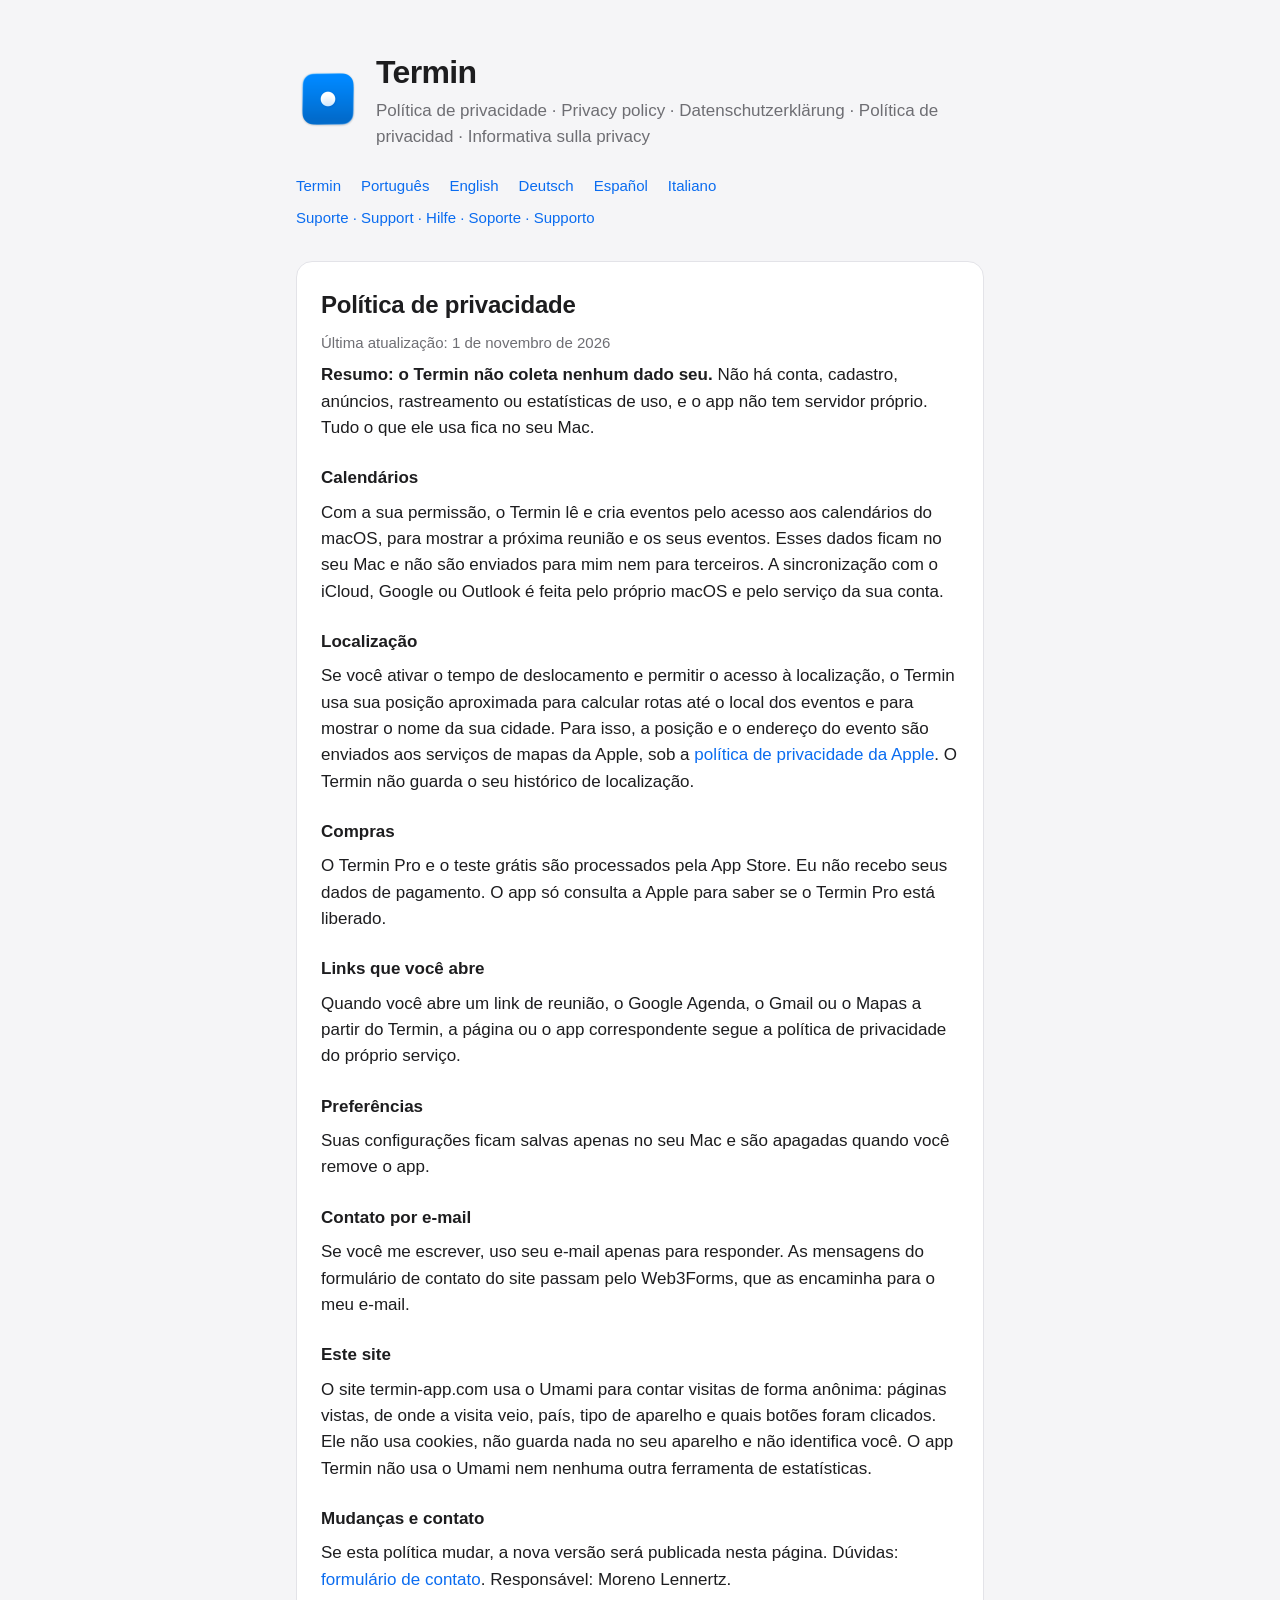
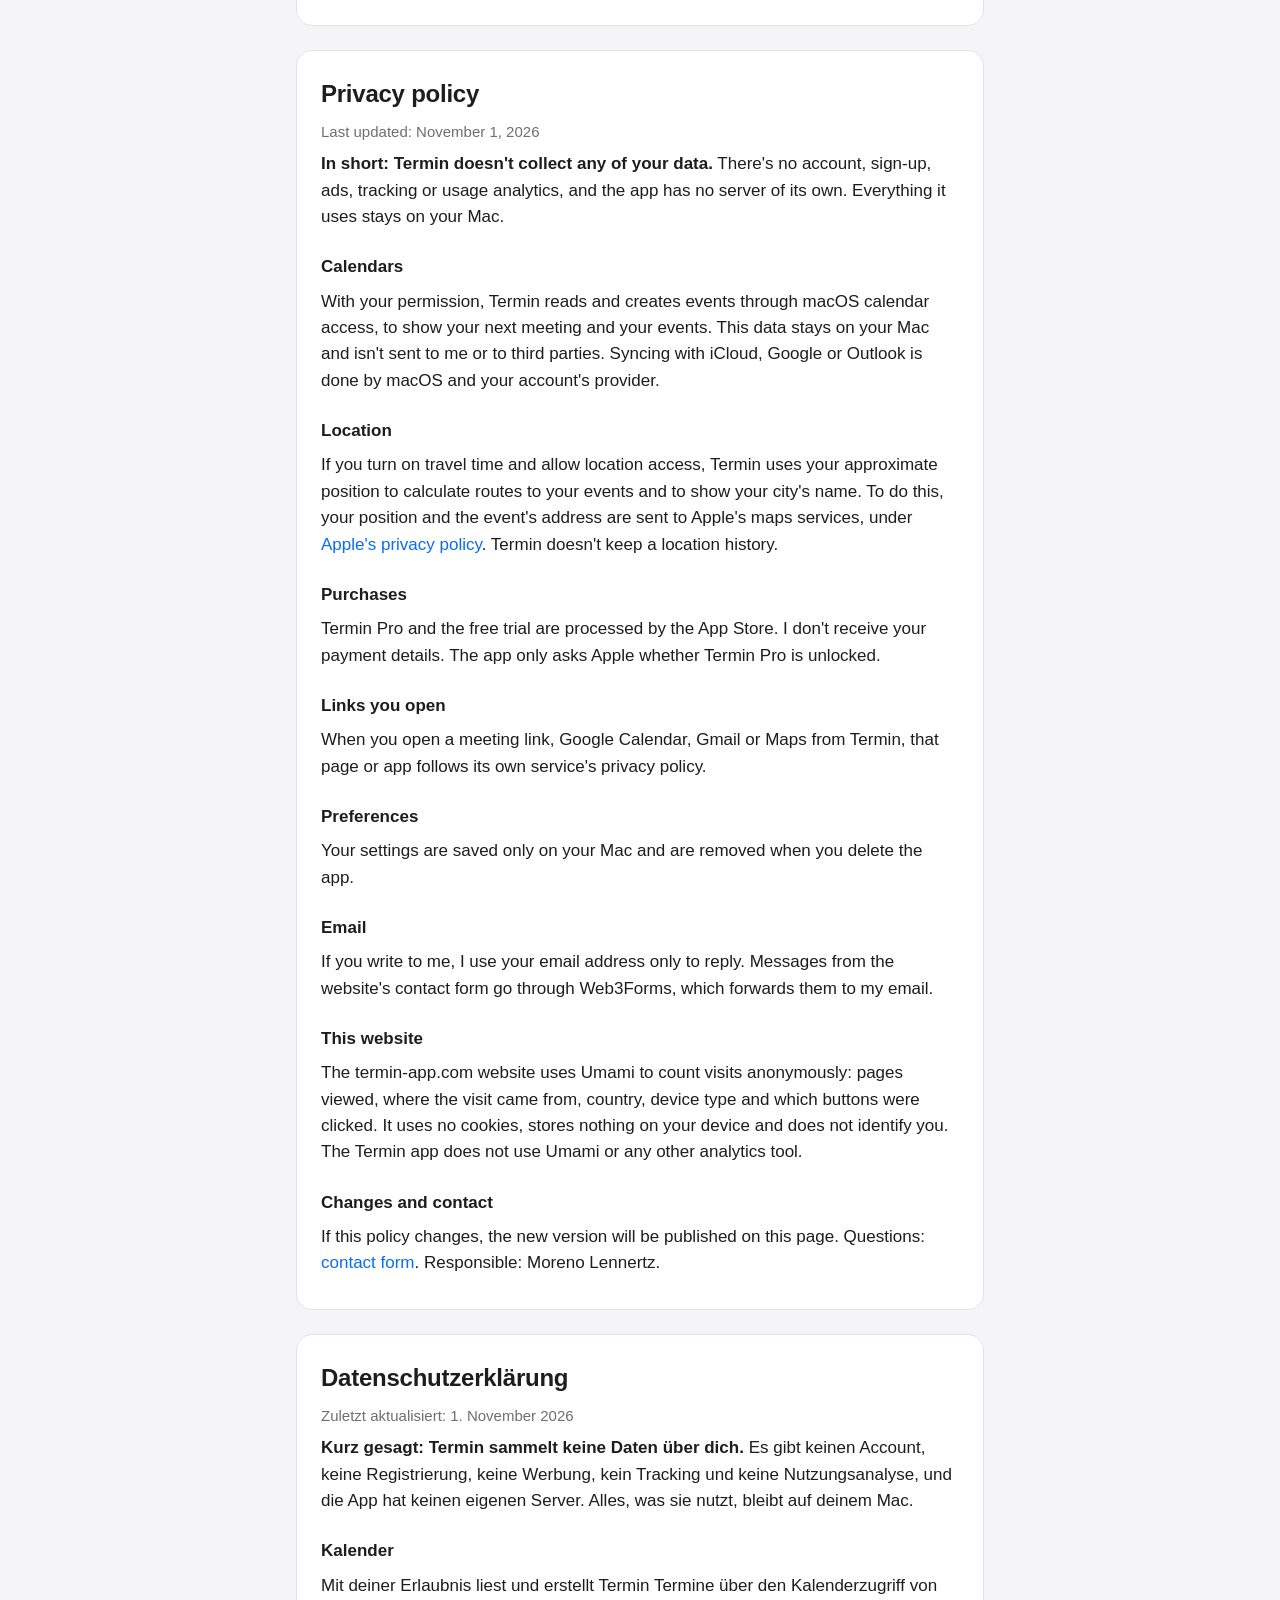
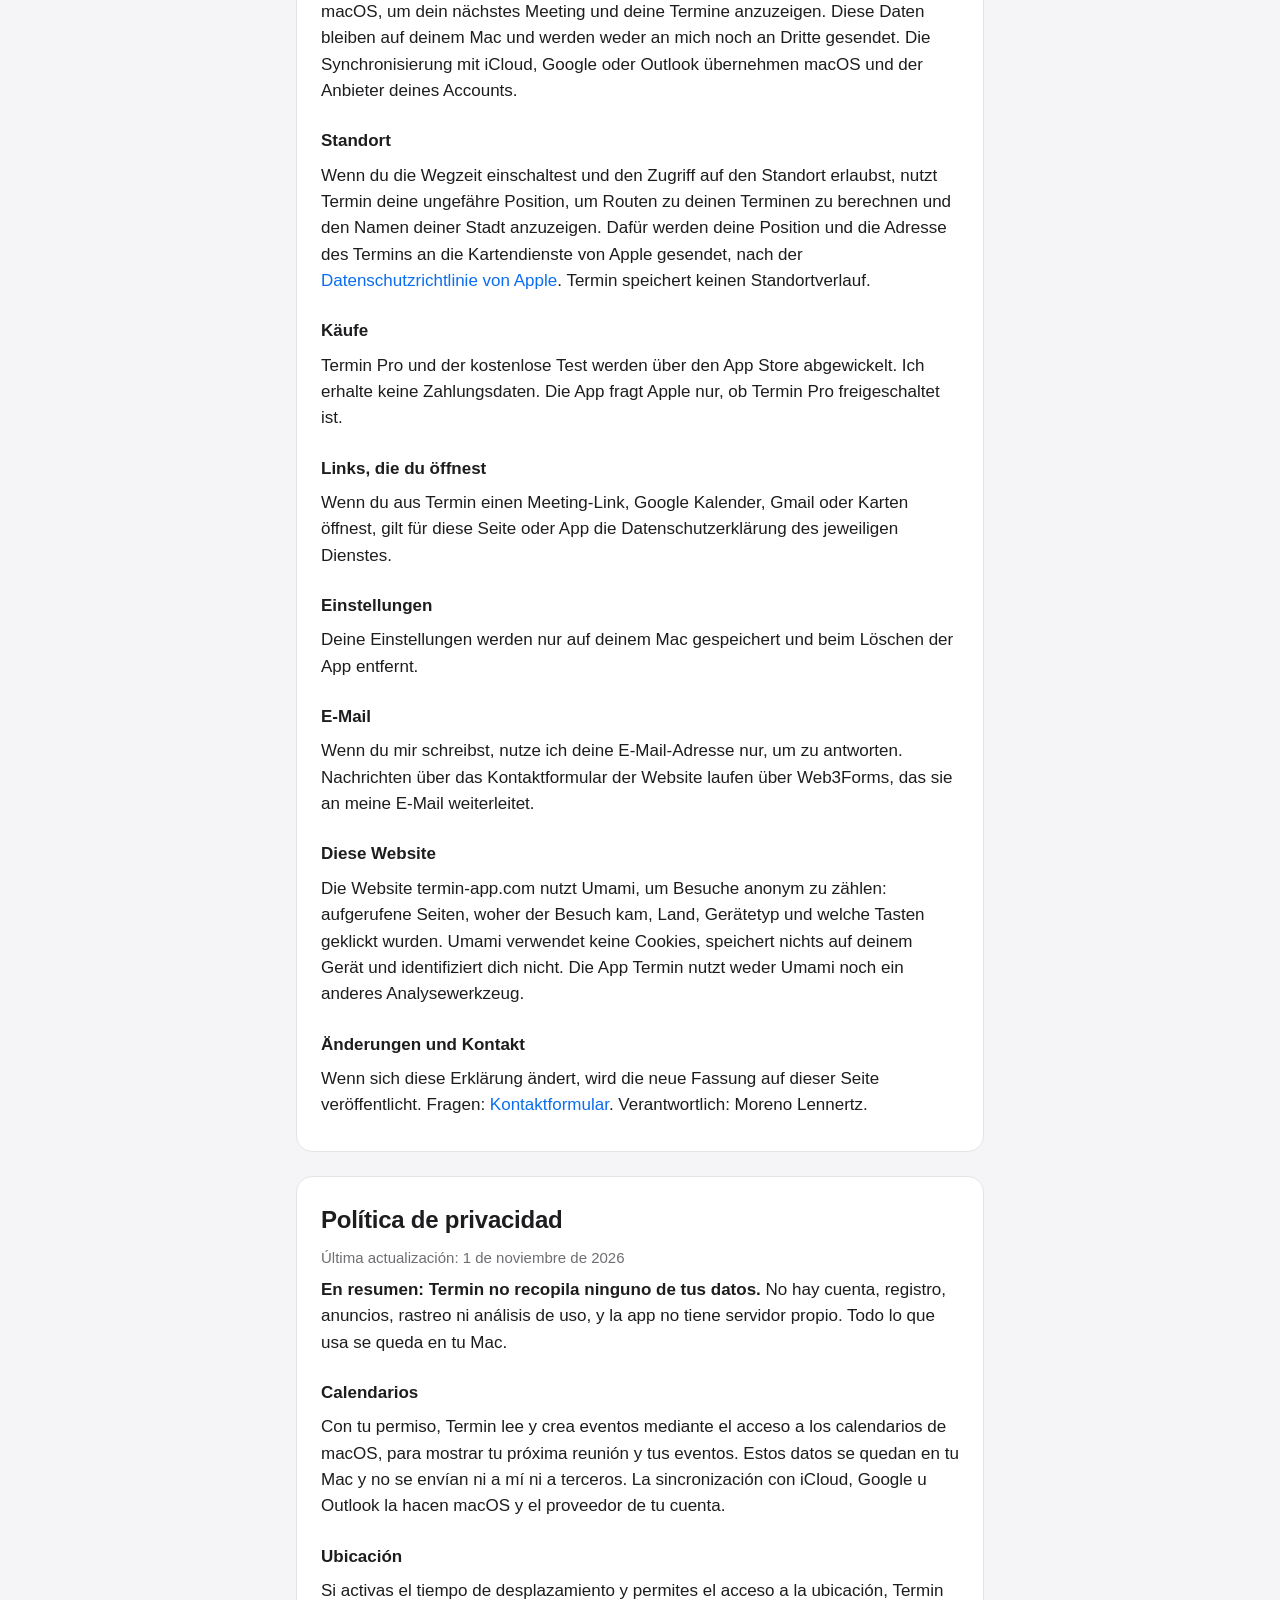
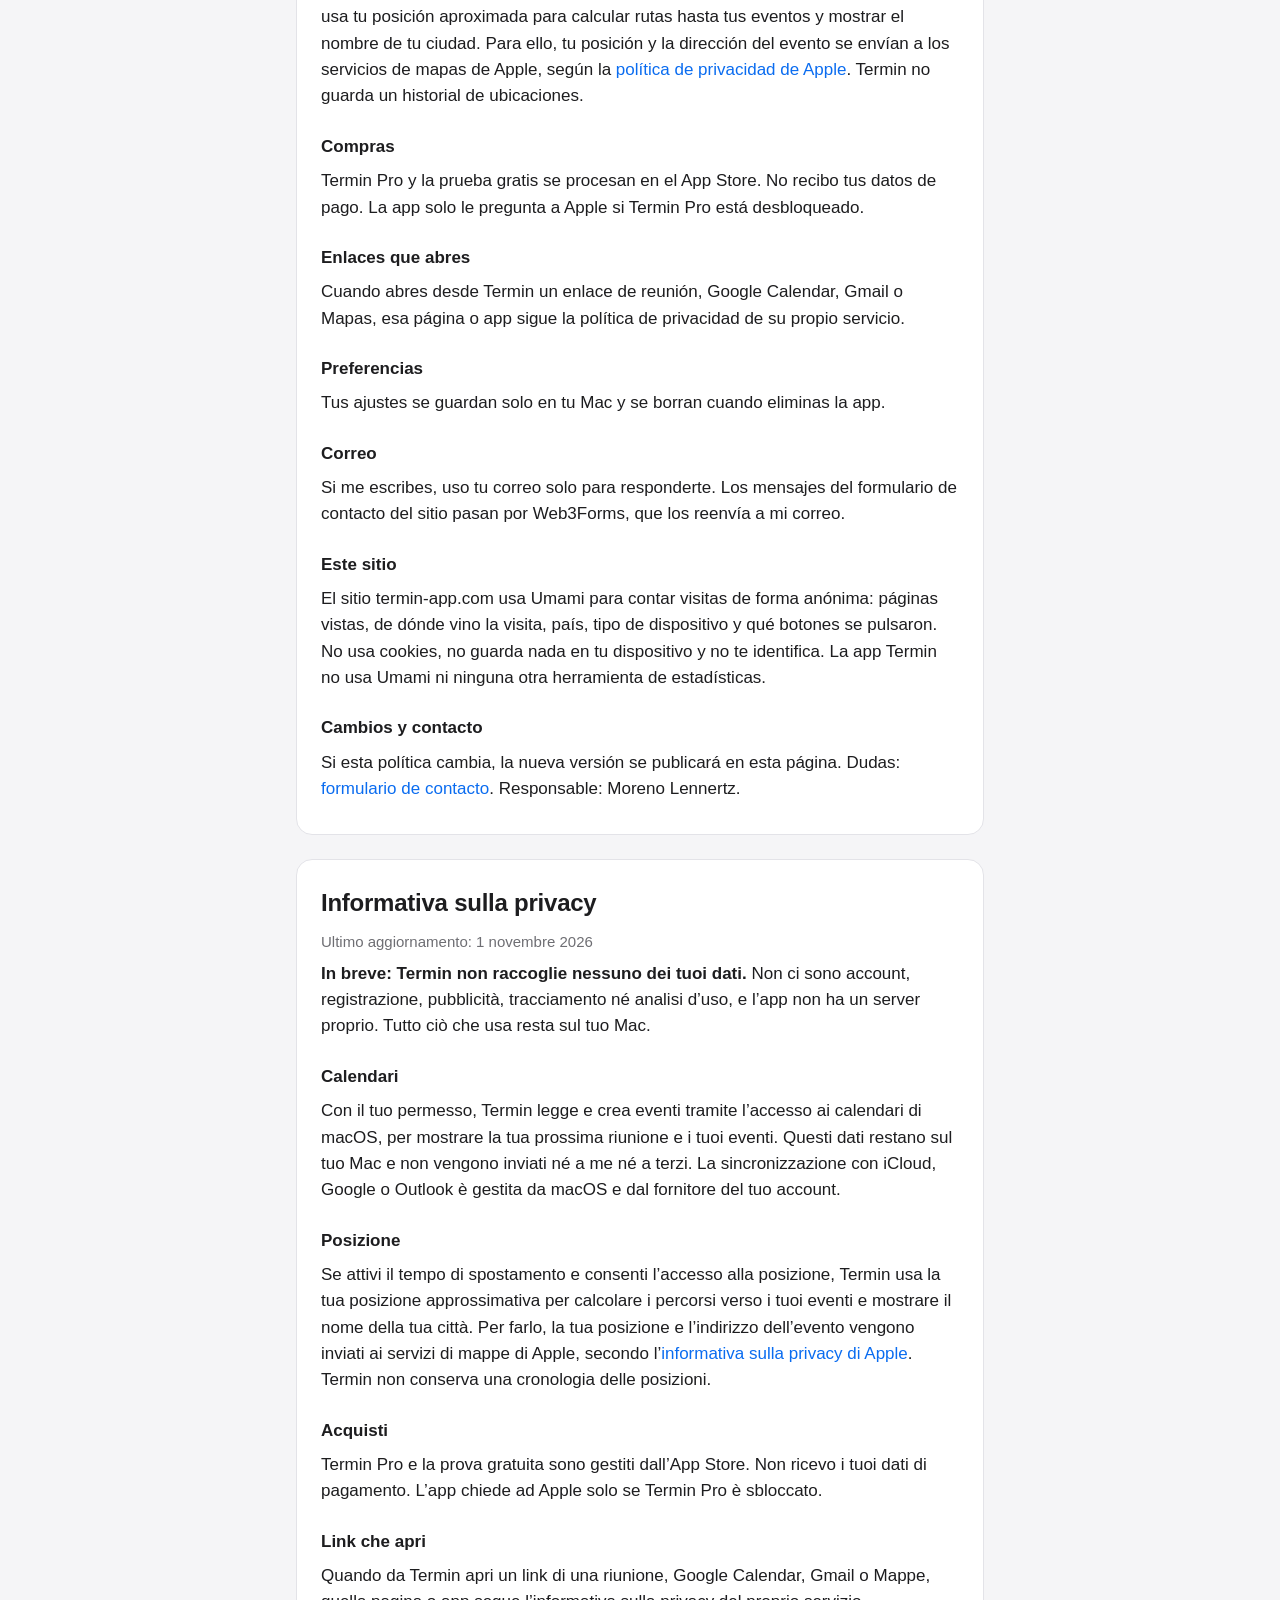
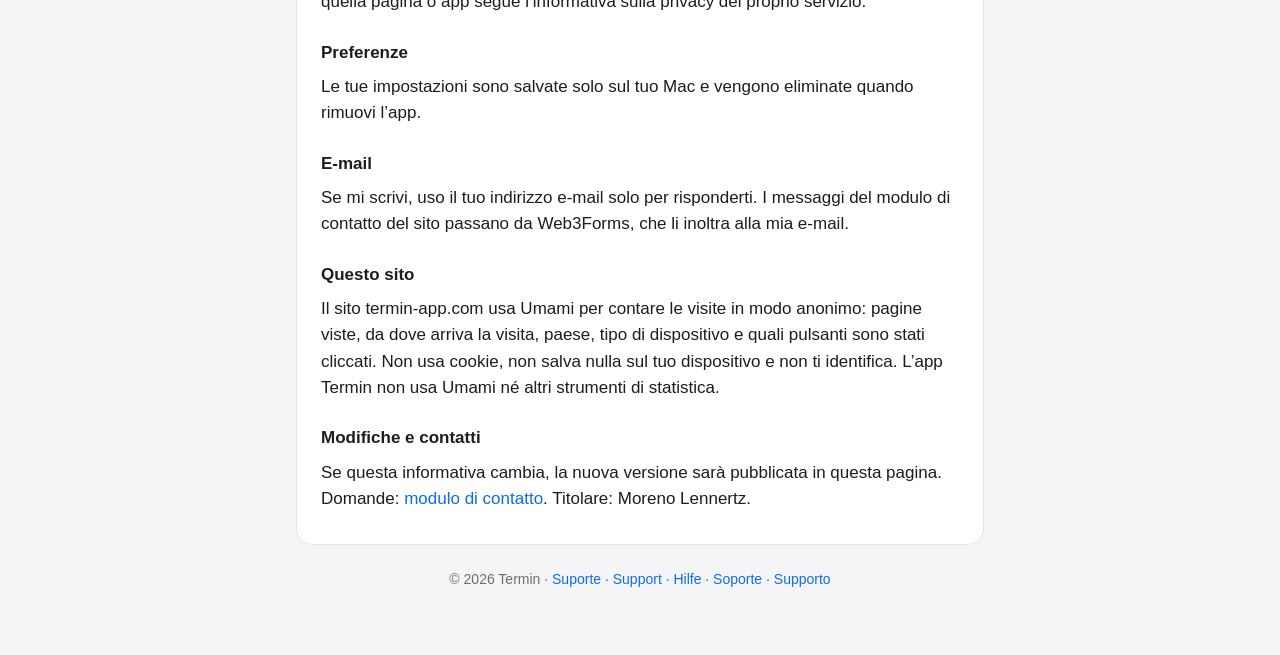
<file: privacy.html>
<!doctype html>
<html lang="pt-BR">
<head>
<meta charset="utf-8">
<meta name="viewport" content="width=device-width, initial-scale=1">
<title>Termin – Privacidade · Privacy · Datenschutz · Privacidad</title>
<link rel="icon" href="icon.png">
<link rel="stylesheet" href="style.css">
  <!-- Umami: estatísticas do site, sem cookies; só conta em termin-app.com -->
  <script defer src="https://cloud.umami.is/script.js" data-website-id="2b78b34d-9ec8-4ce2-b9a3-627e3583dc4f" data-domains="termin-app.com"></script>
</head>
<body>
<main>
  <header>
    <img src="icon.png" alt="">
    <div>
      <h1>Termin</h1>
      <p>Política de privacidade · Privacy policy · Datenschutzerklärung · Política de privacidad · Informativa sulla privacy</p>
    </div>
  </header>
  <nav>
    <a href="./">Termin</a>
    <a href="#pt">Português</a>
    <a href="#en">English</a>
    <a href="#de">Deutsch</a>
    <a href="#es">Español</a>
    <a href="#it">Italiano</a>
    <a href="suporte.html">Suporte · Support · Hilfe · Soporte · Supporto</a>
  </nav>

  <section id="pt" lang="pt-BR">
    <h2>Política de privacidade</h2>
    <p class="muted">Última atualização: 1 de novembro de 2026</p>
    <p><strong>Resumo: o Termin não coleta nenhum dado seu.</strong> Não há conta, cadastro, anúncios, rastreamento ou estatísticas de uso, e o app não tem servidor próprio. Tudo o que ele usa fica no seu Mac.</p>

    <h3>Calendários</h3>
    <p>Com a sua permissão, o Termin lê e cria eventos pelo acesso aos calendários do macOS, para mostrar a próxima reunião e os seus eventos. Esses dados ficam no seu Mac e não são enviados para mim nem para terceiros. A sincronização com o iCloud, Google ou Outlook é feita pelo próprio macOS e pelo serviço da sua conta.</p>

    <h3>Localização</h3>
    <p>Se você ativar o tempo de deslocamento e permitir o acesso à localização, o Termin usa sua posição aproximada para calcular rotas até o local dos eventos e para mostrar o nome da sua cidade. Para isso, a posição e o endereço do evento são enviados aos serviços de mapas da Apple, sob a <a href="https://www.apple.com/legal/privacy/">política de privacidade da Apple</a>. O Termin não guarda o seu histórico de localização.</p>

    <h3>Compras</h3>
    <p>O Termin Pro e o teste grátis são processados pela App Store. Eu não recebo seus dados de pagamento. O app só consulta a Apple para saber se o Termin Pro está liberado.</p>

    <h3>Links que você abre</h3>
    <p>Quando você abre um link de reunião, o Google Agenda, o Gmail ou o Mapas a partir do Termin, a página ou o app correspondente segue a política de privacidade do próprio serviço.</p>

    <h3>Preferências</h3>
    <p>Suas configurações ficam salvas apenas no seu Mac e são apagadas quando você remove o app.</p>

    <h3>Contato por e-mail</h3>
    <p>Se você me escrever, uso seu e-mail apenas para responder. As mensagens do formulário de contato do site passam pelo Web3Forms, que as encaminha para o meu e-mail.</p>

    <h3>Este site</h3>
    <p>O site termin-app.com usa o Umami para contar visitas de forma anônima: páginas vistas, de onde a visita veio, país, tipo de aparelho e quais botões foram clicados. Ele não usa cookies, não guarda nada no seu aparelho e não identifica você. O app Termin não usa o Umami nem nenhuma outra ferramenta de estatísticas.</p>

    <h3>Mudanças e contato</h3>
    <p>Se esta política mudar, a nova versão será publicada nesta página. Dúvidas: <a href="./#contato">formulário de contato</a>. Responsável: Moreno Lennertz.</p>
  </section>

  <section id="en" lang="en">
    <h2>Privacy policy</h2>
    <p class="muted">Last updated: November 1, 2026</p>
    <p><strong>In short: Termin doesn't collect any of your data.</strong> There's no account, sign-up, ads, tracking or usage analytics, and the app has no server of its own. Everything it uses stays on your Mac.</p>

    <h3>Calendars</h3>
    <p>With your permission, Termin reads and creates events through macOS calendar access, to show your next meeting and your events. This data stays on your Mac and isn't sent to me or to third parties. Syncing with iCloud, Google or Outlook is done by macOS and your account's provider.</p>

    <h3>Location</h3>
    <p>If you turn on travel time and allow location access, Termin uses your approximate position to calculate routes to your events and to show your city's name. To do this, your position and the event's address are sent to Apple's maps services, under <a href="https://www.apple.com/legal/privacy/">Apple's privacy policy</a>. Termin doesn't keep a location history.</p>

    <h3>Purchases</h3>
    <p>Termin Pro and the free trial are processed by the App Store. I don't receive your payment details. The app only asks Apple whether Termin Pro is unlocked.</p>

    <h3>Links you open</h3>
    <p>When you open a meeting link, Google Calendar, Gmail or Maps from Termin, that page or app follows its own service's privacy policy.</p>

    <h3>Preferences</h3>
    <p>Your settings are saved only on your Mac and are removed when you delete the app.</p>

    <h3>Email</h3>
    <p>If you write to me, I use your email address only to reply. Messages from the website's contact form go through Web3Forms, which forwards them to my email.</p>

    <h3>This website</h3>
    <p>The termin-app.com website uses Umami to count visits anonymously: pages viewed, where the visit came from, country, device type and which buttons were clicked. It uses no cookies, stores nothing on your device and does not identify you. The Termin app does not use Umami or any other analytics tool.</p>

    <h3>Changes and contact</h3>
    <p>If this policy changes, the new version will be published on this page. Questions: <a href="./#contact">contact form</a>. Responsible: Moreno Lennertz.</p>
  </section>

  <section id="de" lang="de">
    <h2>Datenschutzerklärung</h2>
    <p class="muted">Zuletzt aktualisiert: 1. November 2026</p>
    <p><strong>Kurz gesagt: Termin sammelt keine Daten über dich.</strong> Es gibt keinen Account, keine Registrierung, keine Werbung, kein Tracking und keine Nutzungsanalyse, und die App hat keinen eigenen Server. Alles, was sie nutzt, bleibt auf deinem Mac.</p>

    <h3>Kalender</h3>
    <p>Mit deiner Erlaubnis liest und erstellt Termin Termine über den Kalenderzugriff von macOS, um dein nächstes Meeting und deine Termine anzuzeigen. Diese Daten bleiben auf deinem Mac und werden weder an mich noch an Dritte gesendet. Die Synchronisierung mit iCloud, Google oder Outlook übernehmen macOS und der Anbieter deines Accounts.</p>

    <h3>Standort</h3>
    <p>Wenn du die Wegzeit einschaltest und den Zugriff auf den Standort erlaubst, nutzt Termin deine ungefähre Position, um Routen zu deinen Terminen zu berechnen und den Namen deiner Stadt anzuzeigen. Dafür werden deine Position und die Adresse des Termins an die Kartendienste von Apple gesendet, nach der <a href="https://www.apple.com/de/legal/privacy/">Datenschutzrichtlinie von Apple</a>. Termin speichert keinen Standortverlauf.</p>

    <h3>Käufe</h3>
    <p>Termin Pro und der kostenlose Test werden über den App Store abgewickelt. Ich erhalte keine Zahlungsdaten. Die App fragt Apple nur, ob Termin Pro freigeschaltet ist.</p>

    <h3>Links, die du öffnest</h3>
    <p>Wenn du aus Termin einen Meeting-Link, Google Kalender, Gmail oder Karten öffnest, gilt für diese Seite oder App die Datenschutzerklärung des jeweiligen Dienstes.</p>

    <h3>Einstellungen</h3>
    <p>Deine Einstellungen werden nur auf deinem Mac gespeichert und beim Löschen der App entfernt.</p>

    <h3>E-Mail</h3>
    <p>Wenn du mir schreibst, nutze ich deine E-Mail-Adresse nur, um zu antworten. Nachrichten über das Kontaktformular der Website laufen über Web3Forms, das sie an meine E-Mail weiterleitet.</p>

    <h3>Diese Website</h3>
    <p>Die Website termin-app.com nutzt Umami, um Besuche anonym zu zählen: aufgerufene Seiten, woher der Besuch kam, Land, Gerätetyp und welche Tasten geklickt wurden. Umami verwendet keine Cookies, speichert nichts auf deinem Gerät und identifiziert dich nicht. Die App Termin nutzt weder Umami noch ein anderes Analysewerkzeug.</p>

    <h3>Änderungen und Kontakt</h3>
    <p>Wenn sich diese Erklärung ändert, wird die neue Fassung auf dieser Seite veröffentlicht. Fragen: <a href="./#kontakt">Kontaktformular</a>. Verantwortlich: Moreno Lennertz.</p>
  </section>

  <section id="es" lang="es">
    <h2>Política de privacidad</h2>
    <p class="muted">Última actualización: 1 de noviembre de 2026</p>
    <p><strong>En resumen: Termin no recopila ninguno de tus datos.</strong> No hay cuenta, registro, anuncios, rastreo ni análisis de uso, y la app no tiene servidor propio. Todo lo que usa se queda en tu Mac.</p>

    <h3>Calendarios</h3>
    <p>Con tu permiso, Termin lee y crea eventos mediante el acceso a los calendarios de macOS, para mostrar tu próxima reunión y tus eventos. Estos datos se quedan en tu Mac y no se envían ni a mí ni a terceros. La sincronización con iCloud, Google u Outlook la hacen macOS y el proveedor de tu cuenta.</p>

    <h3>Ubicación</h3>
    <p>Si activas el tiempo de desplazamiento y permites el acceso a la ubicación, Termin usa tu posición aproximada para calcular rutas hasta tus eventos y mostrar el nombre de tu ciudad. Para ello, tu posición y la dirección del evento se envían a los servicios de mapas de Apple, según la <a href="https://www.apple.com/es/legal/privacy/">política de privacidad de Apple</a>. Termin no guarda un historial de ubicaciones.</p>

    <h3>Compras</h3>
    <p>Termin Pro y la prueba gratis se procesan en el App Store. No recibo tus datos de pago. La app solo le pregunta a Apple si Termin Pro está desbloqueado.</p>

    <h3>Enlaces que abres</h3>
    <p>Cuando abres desde Termin un enlace de reunión, Google Calendar, Gmail o Mapas, esa página o app sigue la política de privacidad de su propio servicio.</p>

    <h3>Preferencias</h3>
    <p>Tus ajustes se guardan solo en tu Mac y se borran cuando eliminas la app.</p>

    <h3>Correo</h3>
    <p>Si me escribes, uso tu correo solo para responderte. Los mensajes del formulario de contacto del sitio pasan por Web3Forms, que los reenvía a mi correo.</p>

    <h3>Este sitio</h3>
    <p>El sitio termin-app.com usa Umami para contar visitas de forma anónima: páginas vistas, de dónde vino la visita, país, tipo de dispositivo y qué botones se pulsaron. No usa cookies, no guarda nada en tu dispositivo y no te identifica. La app Termin no usa Umami ni ninguna otra herramienta de estadísticas.</p>

    <h3>Cambios y contacto</h3>
    <p>Si esta política cambia, la nueva versión se publicará en esta página. Dudas: <a href="./#contacto">formulario de contacto</a>. Responsable: Moreno Lennertz.</p>
  </section>

  <section id="it" lang="it">
    <h2>Informativa sulla privacy</h2>
    <p class="muted">Ultimo aggiornamento: 1 novembre 2026</p>
    <p><strong>In breve: Termin non raccoglie nessuno dei tuoi dati.</strong> Non ci sono account, registrazione, pubblicità, tracciamento né analisi d’uso, e l’app non ha un server proprio. Tutto ciò che usa resta sul tuo Mac.</p>

    <h3>Calendari</h3>
    <p>Con il tuo permesso, Termin legge e crea eventi tramite l’accesso ai calendari di macOS, per mostrare la tua prossima riunione e i tuoi eventi. Questi dati restano sul tuo Mac e non vengono inviati né a me né a terzi. La sincronizzazione con iCloud, Google o Outlook è gestita da macOS e dal fornitore del tuo account.</p>

    <h3>Posizione</h3>
    <p>Se attivi il tempo di spostamento e consenti l’accesso alla posizione, Termin usa la tua posizione approssimativa per calcolare i percorsi verso i tuoi eventi e mostrare il nome della tua città. Per farlo, la tua posizione e l’indirizzo dell’evento vengono inviati ai servizi di mappe di Apple, secondo l’<a href="https://www.apple.com/it/legal/privacy/">informativa sulla privacy di Apple</a>. Termin non conserva una cronologia delle posizioni.</p>

    <h3>Acquisti</h3>
    <p>Termin Pro e la prova gratuita sono gestiti dall’App Store. Non ricevo i tuoi dati di pagamento. L’app chiede ad Apple solo se Termin Pro è sbloccato.</p>

    <h3>Link che apri</h3>
    <p>Quando da Termin apri un link di una riunione, Google Calendar, Gmail o Mappe, quella pagina o app segue l’informativa sulla privacy del proprio servizio.</p>

    <h3>Preferenze</h3>
    <p>Le tue impostazioni sono salvate solo sul tuo Mac e vengono eliminate quando rimuovi l’app.</p>

    <h3>E-mail</h3>
    <p>Se mi scrivi, uso il tuo indirizzo e-mail solo per risponderti. I messaggi del modulo di contatto del sito passano da Web3Forms, che li inoltra alla mia e-mail.</p>

    <h3>Questo sito</h3>
    <p>Il sito termin-app.com usa Umami per contare le visite in modo anonimo: pagine viste, da dove arriva la visita, paese, tipo di dispositivo e quali pulsanti sono stati cliccati. Non usa cookie, non salva nulla sul tuo dispositivo e non ti identifica. L’app Termin non usa Umami né altri strumenti di statistica.</p>

    <h3>Modifiche e contatti</h3>
    <p>Se questa informativa cambia, la nuova versione sarà pubblicata in questa pagina. Domande: <a href="./#contatti">modulo di contatto</a>. Titolare: Moreno Lennertz.</p>
  </section>

  <footer>© 2026 Termin · <a href="suporte.html">Suporte · Support · Hilfe · Soporte · Supporto</a></footer>
</main>
</body>
</html>
</file>
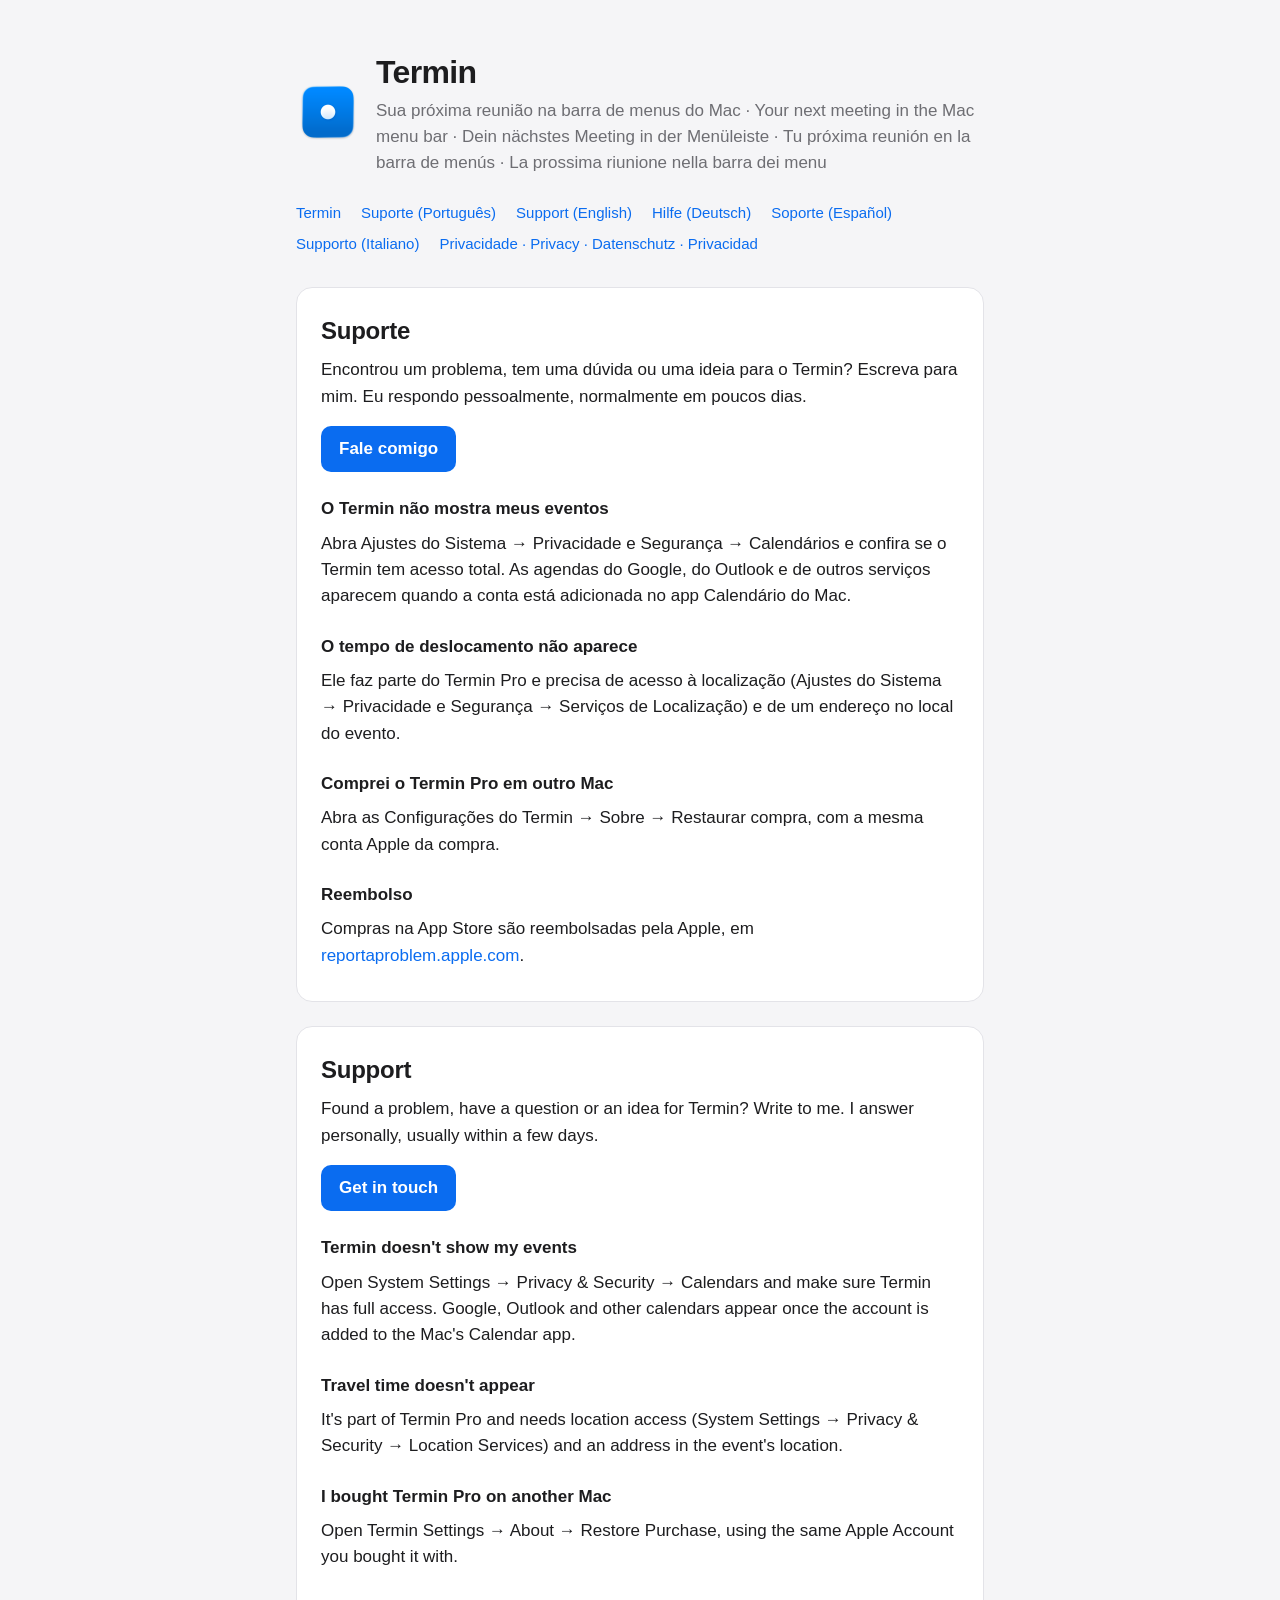
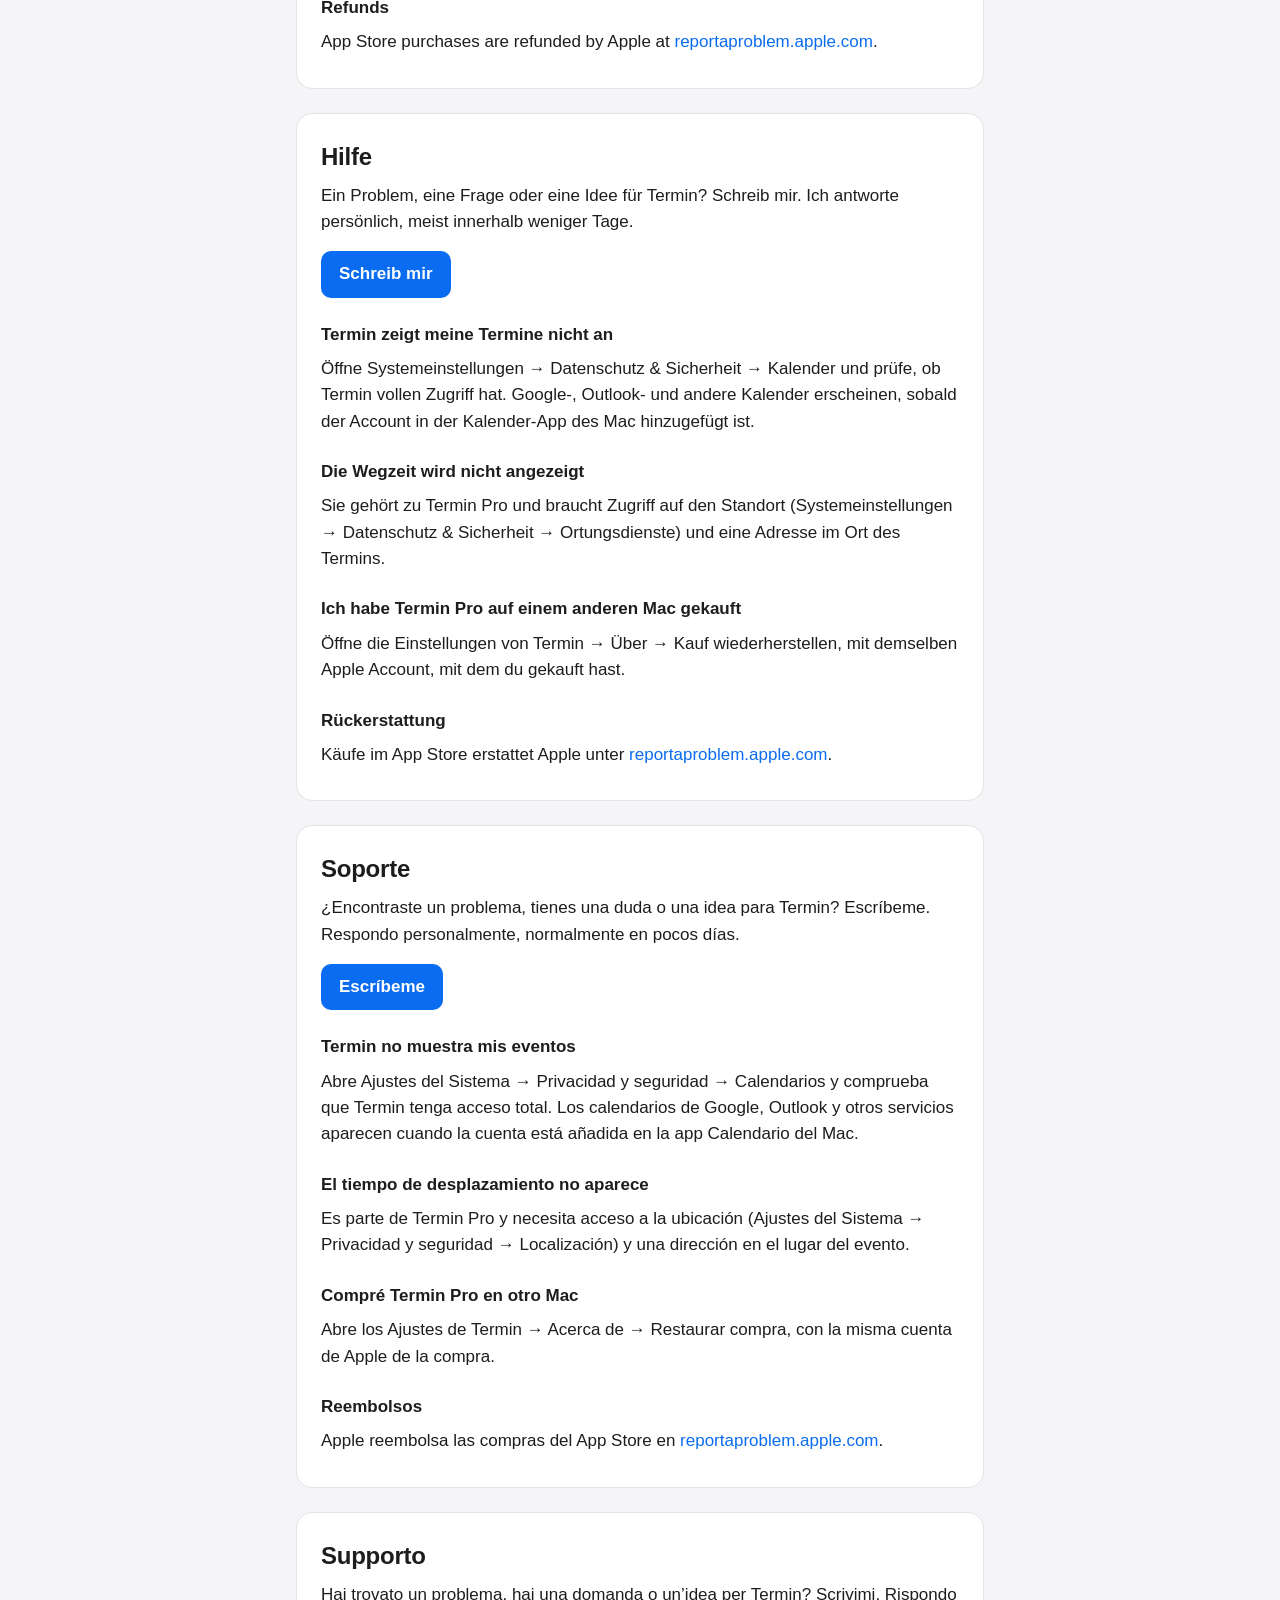
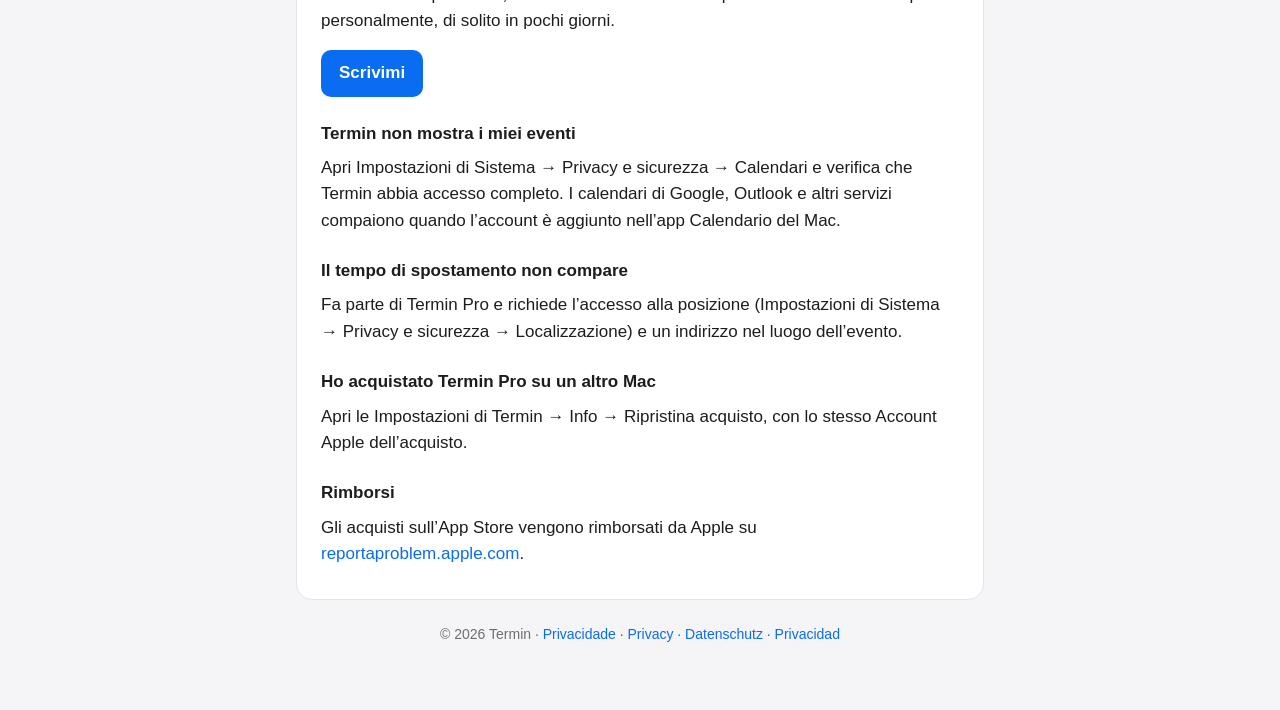
<file: suporte.html>
<!doctype html>
<html lang="pt-BR">
<head>
<meta charset="utf-8">
<meta name="viewport" content="width=device-width, initial-scale=1">
<title>Termin – Suporte · Support · Hilfe · Soporte · Supporto</title>
<link rel="icon" href="icon.png">
<link rel="stylesheet" href="style.css">
  <!-- Umami: estatísticas do site, sem cookies; só conta em termin-app.com -->
  <script defer src="https://cloud.umami.is/script.js" data-website-id="2b78b34d-9ec8-4ce2-b9a3-627e3583dc4f" data-domains="termin-app.com"></script>
</head>
<body>
<main>
  <header>
    <img src="icon.png" alt="">
    <div>
      <h1>Termin</h1>
      <p>Sua próxima reunião na barra de menus do Mac · Your next meeting in the Mac menu bar · Dein nächstes Meeting in der Menüleiste · Tu próxima reunión en la barra de menús · La prossima riunione nella barra dei menu</p>
    </div>
  </header>
  <nav>
    <a href="./">Termin</a>
    <a href="#pt">Suporte (Português)</a>
    <a href="#en">Support (English)</a>
    <a href="#de">Hilfe (Deutsch)</a>
    <a href="#es">Soporte (Español)</a>
    <a href="#it">Supporto (Italiano)</a>
    <a href="privacy.html">Privacidade · Privacy · Datenschutz · Privacidad</a>
  </nav>

  <section id="pt" lang="pt-BR">
    <h2>Suporte</h2>
    <p>Encontrou um problema, tem uma dúvida ou uma ideia para o Termin? Escreva para mim. Eu respondo pessoalmente, normalmente em poucos dias.</p>
    <a class="mail" href="./#contato">Fale comigo</a>

    <h3>O Termin não mostra meus eventos</h3>
    <p>Abra Ajustes do Sistema → Privacidade e Segurança → Calendários e confira se o Termin tem acesso total. As agendas do Google, do Outlook e de outros serviços aparecem quando a conta está adicionada no app Calendário do Mac.</p>

    <h3>O tempo de deslocamento não aparece</h3>
    <p>Ele faz parte do Termin Pro e precisa de acesso à localização (Ajustes do Sistema → Privacidade e Segurança → Serviços de Localização) e de um endereço no local do evento.</p>

    <h3>Comprei o Termin Pro em outro Mac</h3>
    <p>Abra as Configurações do Termin → Sobre → Restaurar compra, com a mesma conta Apple da compra.</p>

    <h3>Reembolso</h3>
    <p>Compras na App Store são reembolsadas pela Apple, em <a href="https://reportaproblem.apple.com">reportaproblem.apple.com</a>.</p>
  </section>

  <section id="en" lang="en">
    <h2>Support</h2>
    <p>Found a problem, have a question or an idea for Termin? Write to me. I answer personally, usually within a few days.</p>
    <a class="mail" href="./#contact">Get in touch</a>

    <h3>Termin doesn't show my events</h3>
    <p>Open System Settings → Privacy &amp; Security → Calendars and make sure Termin has full access. Google, Outlook and other calendars appear once the account is added to the Mac's Calendar app.</p>

    <h3>Travel time doesn't appear</h3>
    <p>It's part of Termin Pro and needs location access (System Settings → Privacy &amp; Security → Location Services) and an address in the event's location.</p>

    <h3>I bought Termin Pro on another Mac</h3>
    <p>Open Termin Settings → About → Restore Purchase, using the same Apple Account you bought it with.</p>

    <h3>Refunds</h3>
    <p>App Store purchases are refunded by Apple at <a href="https://reportaproblem.apple.com">reportaproblem.apple.com</a>.</p>
  </section>

  <section id="de" lang="de">
    <h2>Hilfe</h2>
    <p>Ein Problem, eine Frage oder eine Idee für Termin? Schreib mir. Ich antworte persönlich, meist innerhalb weniger Tage.</p>
    <a class="mail" href="./#kontakt">Schreib mir</a>

    <h3>Termin zeigt meine Termine nicht an</h3>
    <p>Öffne Systemeinstellungen → Datenschutz &amp; Sicherheit → Kalender und prüfe, ob Termin vollen Zugriff hat. Google-, Outlook- und andere Kalender erscheinen, sobald der Account in der Kalender-App des Mac hinzugefügt ist.</p>

    <h3>Die Wegzeit wird nicht angezeigt</h3>
    <p>Sie gehört zu Termin Pro und braucht Zugriff auf den Standort (Systemeinstellungen → Datenschutz &amp; Sicherheit → Ortungsdienste) und eine Adresse im Ort des Termins.</p>

    <h3>Ich habe Termin Pro auf einem anderen Mac gekauft</h3>
    <p>Öffne die Einstellungen von Termin → Über → Kauf wiederherstellen, mit demselben Apple Account, mit dem du gekauft hast.</p>

    <h3>Rückerstattung</h3>
    <p>Käufe im App Store erstattet Apple unter <a href="https://reportaproblem.apple.com">reportaproblem.apple.com</a>.</p>
  </section>

  <section id="es" lang="es">
    <h2>Soporte</h2>
    <p>¿Encontraste un problema, tienes una duda o una idea para Termin? Escríbeme. Respondo personalmente, normalmente en pocos días.</p>
    <a class="mail" href="./#contacto">Escríbeme</a>

    <h3>Termin no muestra mis eventos</h3>
    <p>Abre Ajustes del Sistema → Privacidad y seguridad → Calendarios y comprueba que Termin tenga acceso total. Los calendarios de Google, Outlook y otros servicios aparecen cuando la cuenta está añadida en la app Calendario del Mac.</p>

    <h3>El tiempo de desplazamiento no aparece</h3>
    <p>Es parte de Termin Pro y necesita acceso a la ubicación (Ajustes del Sistema → Privacidad y seguridad → Localización) y una dirección en el lugar del evento.</p>

    <h3>Compré Termin Pro en otro Mac</h3>
    <p>Abre los Ajustes de Termin → Acerca de → Restaurar compra, con la misma cuenta de Apple de la compra.</p>

    <h3>Reembolsos</h3>
    <p>Apple reembolsa las compras del App Store en <a href="https://reportaproblem.apple.com">reportaproblem.apple.com</a>.</p>
  </section>

  <section id="it" lang="it">
    <h2>Supporto</h2>
    <p>Hai trovato un problema, hai una domanda o un’idea per Termin? Scrivimi. Rispondo personalmente, di solito in pochi giorni.</p>
    <a class="mail" href="./#contatti">Scrivimi</a>

    <h3>Termin non mostra i miei eventi</h3>
    <p>Apri Impostazioni di Sistema → Privacy e sicurezza → Calendari e verifica che Termin abbia accesso completo. I calendari di Google, Outlook e altri servizi compaiono quando l’account è aggiunto nell’app Calendario del Mac.</p>

    <h3>Il tempo di spostamento non compare</h3>
    <p>Fa parte di Termin Pro e richiede l’accesso alla posizione (Impostazioni di Sistema → Privacy e sicurezza → Localizzazione) e un indirizzo nel luogo dell’evento.</p>

    <h3>Ho acquistato Termin Pro su un altro Mac</h3>
    <p>Apri le Impostazioni di Termin → Info → Ripristina acquisto, con lo stesso Account Apple dell’acquisto.</p>

    <h3>Rimborsi</h3>
    <p>Gli acquisti sull’App Store vengono rimborsati da Apple su <a href="https://reportaproblem.apple.com">reportaproblem.apple.com</a>.</p>
  </section>

  <footer>© 2026 Termin · <a href="privacy.html">Privacidade · Privacy · Datenschutz · Privacidad</a></footer>
</main>
</body>
</html>
</file>
<file: landing.css>
:root {
  --bg: #fbfbfd;
  --bg2: #f2f3f7;
  --ink: #1d1d1f;
  --muted: #6e6e73;
  --soft: #86868b;
  --line: rgba(0, 0, 0, 0.08);
  --card: #ffffff;
  --blue: #0a6cf0;
  --blue-soft: #e8f1fe;
  --shadow: 0 1px 2px rgba(0, 0, 0, .04), 0 12px 32px -12px rgba(16, 24, 40, .14);
  --sans: -apple-system, BlinkMacSystemFont, "SF Pro Display", "Helvetica Neue", Inter, Arial, sans-serif;
  color-scheme: light;
}
* { box-sizing: border-box; }
html { scroll-behavior: smooth; }
body {
  margin: 0;
  background: var(--bg);
  color: var(--ink);
  font: 17px/1.55 var(--sans);
  -webkit-font-smoothing: antialiased;
  overflow-x: clip;
}
img { display: block; max-width: 100%; height: auto; }
a { color: inherit; text-decoration: none; }
h1, h2, h3 { margin: 0; letter-spacing: -0.035em; line-height: 1.05; font-weight: 700; }
h2 { font-size: clamp(40px, 6vw, 80px); }
/* Quebra as linhas dos títulos de forma equilibrada, sem uma palavra sozinha */
h1, h2 { text-wrap: balance; }
/* O título do Pro fica em meia coluna: menor para cada frase caber numa linha */
.pro-copy h2 { font-size: clamp(36px, 4.2vw, 60px); }
/* Segunda linha dos títulos: mesma fonte, em cinza */
em { font-style: normal; }
.center { text-align: center; }
.lead { color: var(--muted); font-size: clamp(17px, 1.6vw, 21px); max-width: 600px; }
.small { color: var(--muted); font-size: 14px; }

.eyebrow {
  display: inline-flex; align-items: center; gap: 10px;
  margin: 0 0 20px;
  color: var(--blue); font-size: 15px; font-weight: 600;
}
.eyebrow.center { display: flex; justify-content: center; }
.dot { width: 8px; height: 8px; border-radius: 50%; background: #22c55e; box-shadow: 0 0 0 0 rgba(34, 197, 94, .5); animation: pulse 2s infinite; }
@keyframes pulse { 70% { box-shadow: 0 0 0 10px rgba(34, 197, 94, 0); } 100% { box-shadow: 0 0 0 0 rgba(34, 197, 94, 0); } }

/* Botões */
.btn {
  display: inline-flex; align-items: center; gap: 10px;
  padding: 14px 24px; border-radius: 999px;
  background: var(--blue); color: #fff;
  font-weight: 600; font-size: 16px;
  transition: transform .25s cubic-bezier(.2, .8, .2, 1), box-shadow .25s, background .25s;
  box-shadow: 0 8px 24px -8px rgba(10, 108, 240, .55);
}
.btn:hover { transform: translateY(-2px); background: #0860d8; box-shadow: 0 14px 30px -10px rgba(10, 108, 240, .7); }
.btn svg { width: 20px; height: 20px; fill: currentColor; }
.btn-ghost { background: transparent; color: var(--ink); box-shadow: inset 0 0 0 1px rgba(0, 0, 0, .14); }
.btn-ghost:hover { background: rgba(0, 0, 0, .03); box-shadow: inset 0 0 0 1px rgba(0, 0, 0, .25); }
.btn-small { padding: 8px 16px; font-size: 14px; box-shadow: none; }
.btn-big { padding: 18px 32px; font-size: 18px; }

/* Barra de progresso e navegação */
.progress {
  position: fixed; inset: 0 0 auto 0; height: 2px; z-index: 60;
  background: var(--blue);
  transform-origin: 0 50%; transform: scaleX(var(--page, 0));
}
.nav {
  position: fixed; top: 12px; left: 50%; z-index: 50;
  transform: translateX(-50%);
  width: min(1080px, calc(100% - 32px));
  display: flex; align-items: center; justify-content: space-between; gap: 16px;
  padding: 8px 8px 8px 16px; border-radius: 999px;
  background: rgba(255, 255, 255, .72);
  backdrop-filter: blur(20px) saturate(180%); -webkit-backdrop-filter: blur(20px) saturate(180%);
  border: 1px solid var(--line);
  box-shadow: 0 8px 24px -16px rgba(16, 24, 40, .25);
}
.brand { display: flex; align-items: center; gap: 10px; font-weight: 700; letter-spacing: -0.02em; }
.brand img { width: 28px; height: 28px; }
.nav nav { display: flex; gap: 28px; font-size: 14px; color: var(--muted); }
.nav nav a:hover { color: var(--ink); }
.nav-end { display: flex; align-items: center; gap: 8px; }
.lang {
  font: 600 13px var(--sans); color: var(--muted); cursor: pointer;
  border: 1px solid var(--line); border-radius: 999px; padding: 7px 28px 7px 12px;
  -webkit-appearance: none; appearance: none;
  /* setinha do menu de idiomas */
  background: transparent url("data:image/svg+xml,%3Csvg xmlns='http://www.w3.org/2000/svg' viewBox='0 0 10 6'%3E%3Cpath d='M1 1l4 4 4-4' fill='none' stroke='%236e6e73' stroke-width='1.5' stroke-linecap='round' stroke-linejoin='round'/%3E%3C/svg%3E") no-repeat right 11px center / 9px;
}
.lang:hover { color: var(--ink); }

/* Seções com scroll: a altura dá a duração, o .sticky fica preso na tela */
[data-scroll] { --p: 0; position: relative; }
.sticky { position: sticky; top: 0; height: 100vh; height: 100svh; overflow: hidden; }

/* 1. Abertura */
.hero { height: 340vh; }
.hero .sticky { perspective: 1400px; }
.glow {
  position: absolute; inset: -20% -10% auto; height: 120%;
  background:
    radial-gradient(40% 35% at 50% 28%, rgba(10, 108, 240, .14), transparent 70%),
    radial-gradient(30% 30% at 18% 60%, rgba(56, 189, 248, .12), transparent 70%),
    radial-gradient(30% 30% at 82% 62%, rgba(129, 140, 248, .12), transparent 70%);
  transform: translateY(calc(var(--p) * -20%)) scale(calc(1 + var(--p) * .3));
}
.hero-text {
  position: absolute; left: 0; right: 0; top: 13vh;
  display: flex; flex-direction: column; align-items: center; text-align: center;
  padding: 0 16px;
  opacity: calc(1 - var(--p) * 4.5);
  transform: translateY(calc(var(--p) * -14vh)) scale(calc(1 - var(--p) * .12));
}
.hero h1 { font-size: clamp(44px, 7vw, 100px); }
.hero h1 .line { display: block; overflow: hidden; padding-bottom: .08em; }
.hero h1 .line > * { display: inline-block; animation: rise 1.1s cubic-bezier(.2, .8, .2, 1) both; }
.hero h1 .line:nth-child(2) > * { animation-delay: .12s; }
@keyframes rise { from { transform: translateY(110%); } }
.hero .lead b { color: var(--ink); font-weight: 600; }
.hero .lead { margin: 20px auto 30px; animation: fade 1.2s .35s both; }
.perks {
  list-style: none; margin: 32px auto 0; padding: 0; max-width: 900px;
  display: flex; flex-wrap: wrap; justify-content: center; gap: 10px 22px;
  font-size: 15px; font-weight: 500; color: var(--ink);
  animation: fade 1.2s .65s both;
}
.perks li { display: flex; align-items: center; gap: 7px; }
.perks svg {
  width: 18px; height: 18px; padding: 3px; border-radius: 50%; flex: none;
  background: var(--blue); fill: none; stroke: #fff; stroke-width: 2.2; stroke-linecap: round; stroke-linejoin: round;
}
.hero .actions { display: flex; flex-wrap: wrap; gap: 12px; justify-content: center; animation: fade 1.2s .5s both; }
@keyframes fade { from { opacity: 0; transform: translateY(20px); } }

.mac {
  position: absolute; left: 50%; top: 79vh;
  width: min(1100px, 90vw);
  /* o transform vem do landing.js: endireita o Mac e depois aproxima a câmera do calendário */
  transform-origin: 50% 0;
  transform: translateX(-50%) rotateX(20deg) scale(.9);
  animation: macIn 1.4s .2s cubic-bezier(.2, .8, .2, 1) both;
}
@keyframes macIn { from { opacity: 0; translate: 0 80px; } }
.mac-screen {
  position: relative; border-radius: 18px; overflow: hidden;
  border: 10px solid #1d1d1f;
  box-shadow: 0 50px 100px -30px rgba(16, 24, 40, .45), 0 0 0 1px rgba(0, 0, 0, .2);
}
.mac-base {
  height: 16px; margin: 0 -6%;
  background: linear-gradient(#e3e4e8, #b9bbc2);
  border-radius: 0 0 20px 20px / 0 0 14px 14px;
  box-shadow: 0 20px 30px -16px rgba(16, 24, 40, .35);
}

/* 2. Faixa */
.marquee {
  position: relative; z-index: 2;
  border-block: 1px solid var(--line); background: var(--bg2);
  padding: 22px 0; overflow: hidden;
  -webkit-mask: linear-gradient(90deg, transparent, #000 10%, #000 90%, transparent);
  mask: linear-gradient(90deg, transparent, #000 10%, #000 90%, transparent);
}
.track { display: flex; align-items: center; gap: 32px; width: max-content; will-change: transform; }
.track span { font-size: clamp(20px, 2.4vw, 30px); font-weight: 600; letter-spacing: -0.02em; color: #8a8a90; white-space: nowrap; }
.track i { width: 6px; height: 6px; border-radius: 50%; background: #c7c7cc; flex: none; }

/* 3. Contagem regressiva */
.countdown { height: 320vh; background: linear-gradient(var(--bg), #eef3fb 50%, var(--bg)); }
.countdown .sticky { display: flex; flex-direction: column; align-items: center; justify-content: center; gap: 40px; padding: 0 16px; }
.menubar {
  display: flex; align-items: center; gap: .9em;
  max-width: 100%;
  padding: 14px clamp(14px, 2vw, 26px); border-radius: 18px;
  background: #0b0b0d; color: #fff; border: 1px solid rgba(255, 255, 255, .08);
  font-size: clamp(12px, 1.35vw, 17px); font-weight: 500; white-space: nowrap;
  box-shadow: var(--shadow);
  transform: scale(calc(.92 + min(var(--p), .3) * .26));
}
.mb-date { background: #e4e4e6; color: #1d1d1f; border-radius: 6px; padding: 1px 8px; font-weight: 600; }
.mb-title { padding: 2px 10px; border-radius: 8px; transition: background .3s, color .3s; }
.mb-title b { font-weight: 600; font-variant-numeric: tabular-nums; }
.menubar.now .mb-title { background: var(--blue); color: #fff; }
.mb-icons { display: flex; align-items: center; gap: 2.1em; margin: 0 1.2em; }
.mb-icons svg, .mb-play { width: 1.2em; height: 1.2em; flex: none; fill: none; stroke: #fff; stroke-width: 1.9; stroke-linecap: round; stroke-linejoin: round; }
.mb-icons svg .fill, .mb-play .fill { fill: #fff; stroke: none; }
.mb-icons svg .hole { fill: #0b0b0d; stroke: none; }
.mb-icons .mb-battery { width: 1.75em; }
.mb-day { margin-right: -.4em; }
.mb-clock { font-variant-numeric: tabular-nums; }
.toast {
  display: flex; align-items: center; gap: 14px;
  width: min(420px, 100%); padding: 14px 16px; border-radius: 20px;
  background: rgba(255, 255, 255, .9); border: 1px solid var(--line);
  backdrop-filter: blur(24px); -webkit-backdrop-filter: blur(24px);
  box-shadow: 0 24px 48px -20px rgba(16, 24, 40, .35);
  opacity: 0; transform: translateY(30px) scale(.95);
  transition: opacity .5s, transform .6s cubic-bezier(.2, 1.4, .3, 1);
}
.toast.show { opacity: 1; transform: none; }
.toast img { width: 40px; height: 40px; }
.toast div { flex: 1; display: flex; flex-direction: column; font-size: 15px; line-height: 1.3; }
.toast div span { color: var(--muted); }
.toast-btn { background: var(--blue); color: #fff; padding: 7px 16px; border-radius: 999px; font-weight: 600; font-size: 14px; }
.cd-caption { color: var(--muted); max-width: 560px; margin: 0; }

/* 4. História dos recursos */
.story { height: 460vh; }
.story .sticky {
  display: grid; grid-template-columns: 1fr 1.15fr; align-items: center; gap: 4vw;
  max-width: 1200px; margin: 0 auto; padding: 0 24px;
}
.story-text { position: relative; height: 340px; }
.step {
  position: absolute; inset: 0;
  opacity: 0; transform: translateY(40px); filter: blur(8px);
  transition: opacity .6s, transform .7s cubic-bezier(.2, .8, .2, 1), filter .6s;
  pointer-events: none;
}
.step.on { opacity: 1; transform: none; filter: none; }
.step .num { font-size: 15px; font-weight: 700; color: var(--blue); letter-spacing: .04em; }
.step h3 { font-size: clamp(32px, 4vw, 56px); margin: 12px 0 16px; }
.step p { color: var(--muted); font-size: 19px; max-width: 440px; margin: 0; }
.bars { position: absolute; left: 0; bottom: 0; display: flex; gap: 8px; }
.bars i { width: 48px; height: 4px; border-radius: 4px; background: rgba(0, 0, 0, .1); overflow: hidden; position: relative; }
.bars i::after { content: ""; position: absolute; inset: 0; background: var(--blue); transform-origin: 0; transform: scaleX(var(--f, 0)); }
.stage { position: relative; height: min(78vh, 720px); display: grid; place-items: center; }
.stage-bg {
  position: absolute; inset: 6%; border-radius: 40px;
  background:
    radial-gradient(60% 60% at 25% 15%, #d6e6ff, transparent 70%),
    radial-gradient(60% 60% at 85% 90%, #e4e0ff, transparent 70%),
    #eef2f8;
  border: 1px solid var(--line);
  transform: rotate(calc(var(--p) * 8deg - 4deg));
}
.shot {
  position: absolute; max-height: 88%; max-width: 92%; width: auto;
  border-radius: 14px;
  filter: drop-shadow(0 30px 40px rgba(16, 24, 40, .25));
  opacity: 0; transform: translateY(60px) scale(.92) rotate(-3deg);
  transition: opacity .6s, transform .8s cubic-bezier(.2, .8, .2, 1);
}
.shot.on { opacity: 1; transform: none; }
.shot.past { opacity: 0; transform: translateY(-60px) scale(.96) rotate(2deg); }
.shot[data-shot="2"] { max-width: 88%; width: 560px; max-height: none; }

/* 5. Galeria */
.gallery { height: 340vh; background: var(--bg2); }
.gallery .sticky { display: flex; flex-direction: column; justify-content: center; gap: 48px; }
.gallery-title { padding: 0 6vw; font-size: clamp(36px, 5vw, 72px); }
.rail { display: flex; gap: 32px; padding: 0 6vw; width: max-content; transform: translateX(calc(var(--shift, 0px) * -1)); will-change: transform; }
.rail figure { margin: 0; width: min(64vw, 820px); }
.rail img {
  border-radius: 16px;
  box-shadow: 0 30px 60px -24px rgba(16, 24, 40, .4);
  transform: scale(calc(.94 + var(--near, 0) * .06));
  transition: transform .2s linear;
}
.rail figcaption { margin-top: 16px; color: var(--muted); font-size: 16px; }

/* 6. Grade */
.bento-wrap { padding: 160px 24px; max-width: 1200px; margin: 0 auto; }
.bento-wrap h2 { margin-bottom: 64px; }
.bento { display: grid; grid-template-columns: repeat(6, 1fr); gap: 16px; }
.card {
  position: relative; overflow: hidden;
  grid-column: span 2; min-height: 300px; padding: 28px; border-radius: 28px;
  background: var(--card);
  border: 1px solid var(--line);
  box-shadow: var(--shadow);
  transform: perspective(900px) rotateX(var(--ry, 0deg)) rotateY(var(--rx, 0deg));
  transition: transform .4s cubic-bezier(.2, .8, .2, 1), box-shadow .3s;
}
.card:hover { box-shadow: 0 1px 2px rgba(0, 0, 0, .04), 0 24px 48px -16px rgba(16, 24, 40, .22); }
.card::before {
  content: ""; position: absolute; inset: 0; pointer-events: none;
  background: radial-gradient(300px circle at var(--mx, 50%) var(--my, 50%), rgba(10, 108, 240, .07), transparent 60%);
  opacity: 0; transition: opacity .3s;
}
.card:hover::before { opacity: 1; }
.card h3 { font-size: 24px; margin-bottom: 8px; letter-spacing: -0.02em; }
.card p { color: var(--muted); margin: 0; font-size: 16px; }
.card.tz, .card.join { grid-column: span 3; }
.clocks { display: flex; gap: 16px; margin-top: 32px; }
.clocks div { flex: 1; padding: 18px; border-radius: 18px; background: var(--bg2); }
.clocks span { display: block; color: var(--muted); font-size: 13px; font-weight: 600; letter-spacing: .08em; }
.clocks b { font-size: clamp(36px, 4.4vw, 56px); font-variant-numeric: tabular-nums; letter-spacing: -0.03em; }
.join-demo {
  display: flex; align-items: center; gap: 12px; margin-top: 32px;
  padding: 14px 14px 14px 16px; border-radius: 16px; background: var(--bg2);
}
.join-bar { width: 4px; align-self: stretch; border-radius: 2px; background: var(--blue); }
.join-event { flex: 1; min-width: 0; font-size: 16px; white-space: nowrap; overflow: hidden; text-overflow: ellipsis; }
.join-event b { font-weight: 600; font-variant-numeric: tabular-nums; }
.join-cam { width: 22px; height: 22px; flex: none; fill: none; stroke: var(--muted); stroke-width: 1.6; stroke-linejoin: round; }
.join-pill {
  padding: 9px 20px; border-radius: 999px; font-size: 15px;
  background: var(--blue); color: #fff; font-weight: 700;
  animation: tap 2.6s infinite;
}
@keyframes tap { 0%, 60%, 100% { transform: scale(1); box-shadow: 0 0 0 0 rgba(10, 108, 240, .45); } 70% { transform: scale(.92); } 85% { box-shadow: 0 0 0 18px rgba(10, 108, 240, 0); } }
.card.detail img { width: 100%; border-radius: 12px; margin: -4px 0 24px; box-shadow: 0 12px 28px -14px rgba(16, 24, 40, .35); }
/* Logos dos serviços (Zoom, Meet, Teams, iCloud…), soltos, sem fundo */
.logos { display: flex; flex-wrap: wrap; align-items: center; gap: 22px; margin-top: 28px; }
.logos span { display: flex; }
.logos svg { width: 34px; height: 34px; }
.theme-demo { display: flex; margin-top: 28px; height: 90px; border-radius: 16px; overflow: hidden; border: 1px solid var(--line); }
.theme-demo span { flex: 1; }
.theme-demo span:first-child { background: linear-gradient(135deg, #ffffff, #e9ebf0); }
.theme-demo span:last-child { background: linear-gradient(135deg, #3a3d46, #17181c); }

/* 7. Pro */
.pro { padding: 120px 24px 160px; background: linear-gradient(var(--bg), #eef3fb); }
.pro-inner { max-width: 1200px; margin: 0 auto; display: grid; grid-template-columns: 1fr 1fr; gap: 6vw; align-items: center; }
.pro .lead { margin: 24px 0 32px; }
.price { display: flex; gap: 16px; margin-bottom: 32px; }
.price div { flex: 1; padding: 20px; border-radius: 20px; border: 1px solid var(--line); background: var(--card); box-shadow: var(--shadow); }
.price b { display: block; font-size: 44px; letter-spacing: -0.03em; line-height: 1.1; }
.price span { color: var(--muted); font-size: 15px; }
.pro-list { list-style: none; padding: 0; margin: 0; display: grid; gap: 12px; }
.pro-list li { display: flex; gap: 12px; align-items: center; }
.pro-list li::before { content: ""; width: 20px; height: 20px; flex: none; border-radius: 50%; background: var(--blue) url("data:image/svg+xml,%3Csvg xmlns='http://www.w3.org/2000/svg' viewBox='0 0 20 20'%3E%3Cpath d='m6 10.5 2.5 2.5L14 7.5' fill='none' stroke='white' stroke-width='2' stroke-linecap='round' stroke-linejoin='round'/%3E%3C/svg%3E") center/100%; }
.pro-visual {
  display: flex; flex-direction: column; gap: 14px; max-width: 460px; margin: 0 auto; width: 100%;
  transform: translateY(calc((.5 - var(--p)) * 100px));
}
.notif {
  display: flex; align-items: flex-start; gap: 12px;
  padding: 14px 16px; border-radius: 20px;
  background: rgba(255, 255, 255, .85); border: 1px solid var(--line);
  backdrop-filter: blur(20px); -webkit-backdrop-filter: blur(20px);
  box-shadow: var(--shadow); font-size: 14px; line-height: 1.4;
}
.notif:nth-child(2) { margin-left: 32px; margin-right: -16px; }
.notif img { width: 36px; height: 36px; flex: none; }
.notif div { flex: 1; display: flex; flex-direction: column; }
.notif div > span { color: var(--muted); }
.notif-btn { align-self: center; padding: 6px 12px; border-radius: 999px; background: var(--bg2); font-weight: 600; font-size: 13px; white-space: nowrap; }
.pro-shot { border-radius: 16px; box-shadow: 0 30px 60px -24px rgba(16, 24, 40, .35); margin-top: 10px; transform: rotate(calc((.5 - var(--p)) * 4deg)); }

/* 8. Privacidade */
.privacy { height: 260vh; }
.privacy .sticky { display: flex; flex-direction: column; align-items: center; justify-content: center; gap: 40px; padding: 0 24px; }
.shield svg { width: 72px; height: 72px; fill: var(--blue-soft); stroke: var(--blue); stroke-width: 1.4; stroke-linecap: round; stroke-linejoin: round; transform: scale(calc(.7 + var(--p) * .6)); }
.words { max-width: 1000px; margin: 0; text-align: center; font-size: clamp(32px, 5vw, 68px); font-weight: 700; letter-spacing: -0.035em; line-height: 1.12; }
.words span { color: rgba(0, 0, 0, .12); transition: color .35s; }
.words span.lit { color: var(--ink); }

/* 9. Final */
.final { padding: 140px 24px 120px; display: flex; flex-direction: column; align-items: center; text-align: center; gap: 24px; background: linear-gradient(var(--bg), #eaf1fd); }
.final-icon { width: 128px; height: 128px; animation: float 5s ease-in-out infinite; filter: drop-shadow(0 24px 30px rgba(10, 108, 240, .3)); }
@keyframes float { 50% { translate: 0 -14px; } }
.final .lead { margin: 0; }

.foot { display: flex; flex-wrap: wrap; justify-content: center; gap: 12px 28px; padding: 40px 16px 56px; color: var(--muted); font-size: 14px; border-top: 1px solid var(--line); background: #eaf1fd; }
.foot a:hover, .link-btn:hover { color: var(--ink); }
.link-btn { background: none; border: 0; padding: 0; font: inherit; color: inherit; cursor: pointer; }

/* Contato */
.contact {
  width: min(460px, calc(100vw - 32px)); max-height: calc(100vh - 32px);
  padding: 28px; border: 0; border-radius: 24px;
  background: #fff; color: var(--ink); box-shadow: 0 30px 80px -20px rgba(16, 24, 40, .45);
}
.contact::backdrop { background: rgba(16, 24, 40, .35); backdrop-filter: blur(6px); -webkit-backdrop-filter: blur(6px); }
.contact[open] { animation: pop .35s cubic-bezier(.2, .8, .2, 1); }
@keyframes pop { from { opacity: 0; transform: translateY(16px) scale(.97); } }
.contact-close {
  position: absolute; top: 14px; right: 14px; width: 32px; height: 32px; border-radius: 50%;
  border: 0; background: var(--bg2); color: var(--muted); font-size: 20px; line-height: 1; cursor: pointer;
}
.contact-close:hover { color: var(--ink); }
.maker { display: flex; align-items: center; gap: 12px; padding-right: 40px; margin-bottom: 22px; }
.avatar {
  position: relative; width: 48px; height: 48px; border-radius: 50%; overflow: hidden; flex: none;
  display: grid; place-items: center; background: linear-gradient(135deg, #3b8bff, var(--blue));
  color: #fff; font-weight: 700; font-size: 20px;
}
.avatar img { position: absolute; inset: 0; width: 100%; height: 100%; object-fit: cover; }
.maker-name { margin: 0; font-weight: 600; }
.maker-role { margin: 0; color: var(--muted); font-size: 14px; }
.linkedin {
  margin-left: auto; width: 36px; height: 36px; border-radius: 10px; display: grid; place-items: center;
  background: #0a66c2; transition: transform .2s;
}
.linkedin:hover { transform: translateY(-2px); }
.linkedin svg { width: 18px; height: 18px; fill: #fff; }
.contact h2 { font-size: 30px; }
.contact-lead { margin: 8px 0 20px; color: var(--muted); font-size: 15px; line-height: 1.5; }
.contact-form { display: grid; gap: 14px; }
.contact-form label { display: grid; gap: 6px; font-size: 13px; font-weight: 600; color: var(--muted); }
.contact-form input, .contact-form textarea {
  width: 100%; padding: 12px 14px; border-radius: 12px; border: 1px solid rgba(0, 0, 0, .12);
  background: var(--bg); color: var(--ink); font: inherit; font-size: 15px; font-weight: 400; resize: vertical;
  transition: border-color .2s, box-shadow .2s;
}
.contact-form input:focus, .contact-form textarea:focus { outline: none; border-color: var(--blue); box-shadow: 0 0 0 4px rgba(10, 108, 240, .15); }
.contact-form .btn { justify-content: center; border: 0; cursor: pointer; font-family: inherit; }
.contact-form .btn:disabled { opacity: .6; cursor: default; }
.hp { position: absolute; left: -9999px; }
.contact-status { margin: 0; min-height: 1.4em; font-size: 14px; color: var(--muted); }
.contact-status[data-state="ok"] { color: #15803d; }
.contact-status[data-state="err"] { color: #c0262d; }

/* Entrada ao aparecer na tela */
.reveal { opacity: 0; transform: translateY(40px); filter: blur(6px); transition: opacity .9s, transform 1s cubic-bezier(.2, .8, .2, 1), filter .9s; transition-delay: var(--d, 0s); }
.reveal.in { opacity: 1; transform: none; filter: none; }
.card.reveal.in { transform: perspective(900px) rotateX(var(--ry, 0deg)) rotateY(var(--rx, 0deg)); }

/* Notebooks com tela mais baixa: compacta o topo para a lista não ficar atrás do Mac */
@media (min-width: 861px) and (max-height: 820px) {
  .hero-text { top: 10vh; }
  .hero h1 { font-size: clamp(44px, 6.2vw, 80px); }
  .hero .lead { margin: 16px auto 24px; }
  .perks { margin-top: 24px; }
  .mac { top: 80vh; }
}

/* Telas menores */
@media (max-width: 860px) {
  .nav nav { display: none; }
  .story .sticky { grid-template-columns: 1fr; align-content: center; gap: 8px; padding: 72px 16px 24px; }
  .stage { order: -1; height: 52vh; height: 52svh; }
  .story-text { height: 230px; }
  .step p { font-size: 16px; }
  .bento { grid-template-columns: 1fr; }
  .card, .card.tz, .card.join { grid-column: auto; min-height: 0; }
  .join-event { white-space: normal; }
  .pro-inner { grid-template-columns: 1fr; }
  .rail figure { width: 82vw; }
  .mb-icons, .mb-day, .mb-play { display: none; }
  .hero-text { top: 11vh; }
  .hero .lead { font-size: 16px; margin: 14px auto 22px; }
  .perks { font-size: 14px; gap: 6px; flex-direction: column; align-items: flex-start; margin: 28px auto 0; }
  .mac { top: 88vh; }
}

@media (prefers-reduced-motion: reduce) {
  *, *::before, *::after { animation: none !important; transition: none !important; }
  .reveal { opacity: 1; transform: none; filter: none; }
}
</file>
<file: style.css>
:root {
  --bg: #f5f5f7;
  --card: #ffffff;
  --text: #1d1d1f;
  --muted: #6e6e73;
  --line: #e3e3e8;
  --accent: #0a6cf0;
}
@media (prefers-color-scheme: dark) {
  :root {
    --bg: #111113;
    --card: #1c1c1f;
    --text: #f5f5f7;
    --muted: #a1a1a6;
    --line: #2e2e33;
    --accent: #4b9bff;
  }
}
* { box-sizing: border-box; }
body {
  margin: 0;
  background: var(--bg);
  color: var(--text);
  font: 17px/1.55 -apple-system, BlinkMacSystemFont, "Helvetica Neue", Arial, sans-serif;
  -webkit-font-smoothing: antialiased;
}
main { max-width: 720px; margin: 0 auto; padding: 48px 16px 64px; }
header { display: flex; align-items: center; gap: 16px; margin-bottom: 8px; }
header img { width: 64px; height: 64px; }
header h1 { margin: 0; font-size: 32px; letter-spacing: -0.02em; }
header p { margin: 0; color: var(--muted); }
nav { display: flex; flex-wrap: wrap; gap: 8px 20px; margin: 24px 0 32px; font-size: 15px; }
a { color: var(--accent); text-decoration: none; }
a:hover { text-decoration: underline; }
section {
  background: var(--card);
  border: 1px solid var(--line);
  border-radius: 16px;
  padding: 24px;
  margin-bottom: 24px;
}
section > h2 { margin: 0 0 4px; font-size: 24px; letter-spacing: -0.01em; }
h3 { margin: 24px 0 4px; font-size: 17px; }
p, ul { margin: 8px 0; }
ul { padding-left: 20px; }
.muted { color: var(--muted); font-size: 15px; }
.mail {
  display: inline-block;
  margin-top: 8px;
  padding: 10px 18px;
  border-radius: 10px;
  background: var(--accent);
  color: #fff;
  font-weight: 600;
}
.mail:hover { text-decoration: none; opacity: 0.9; }
footer { color: var(--muted); font-size: 14px; text-align: center; }
</file>
